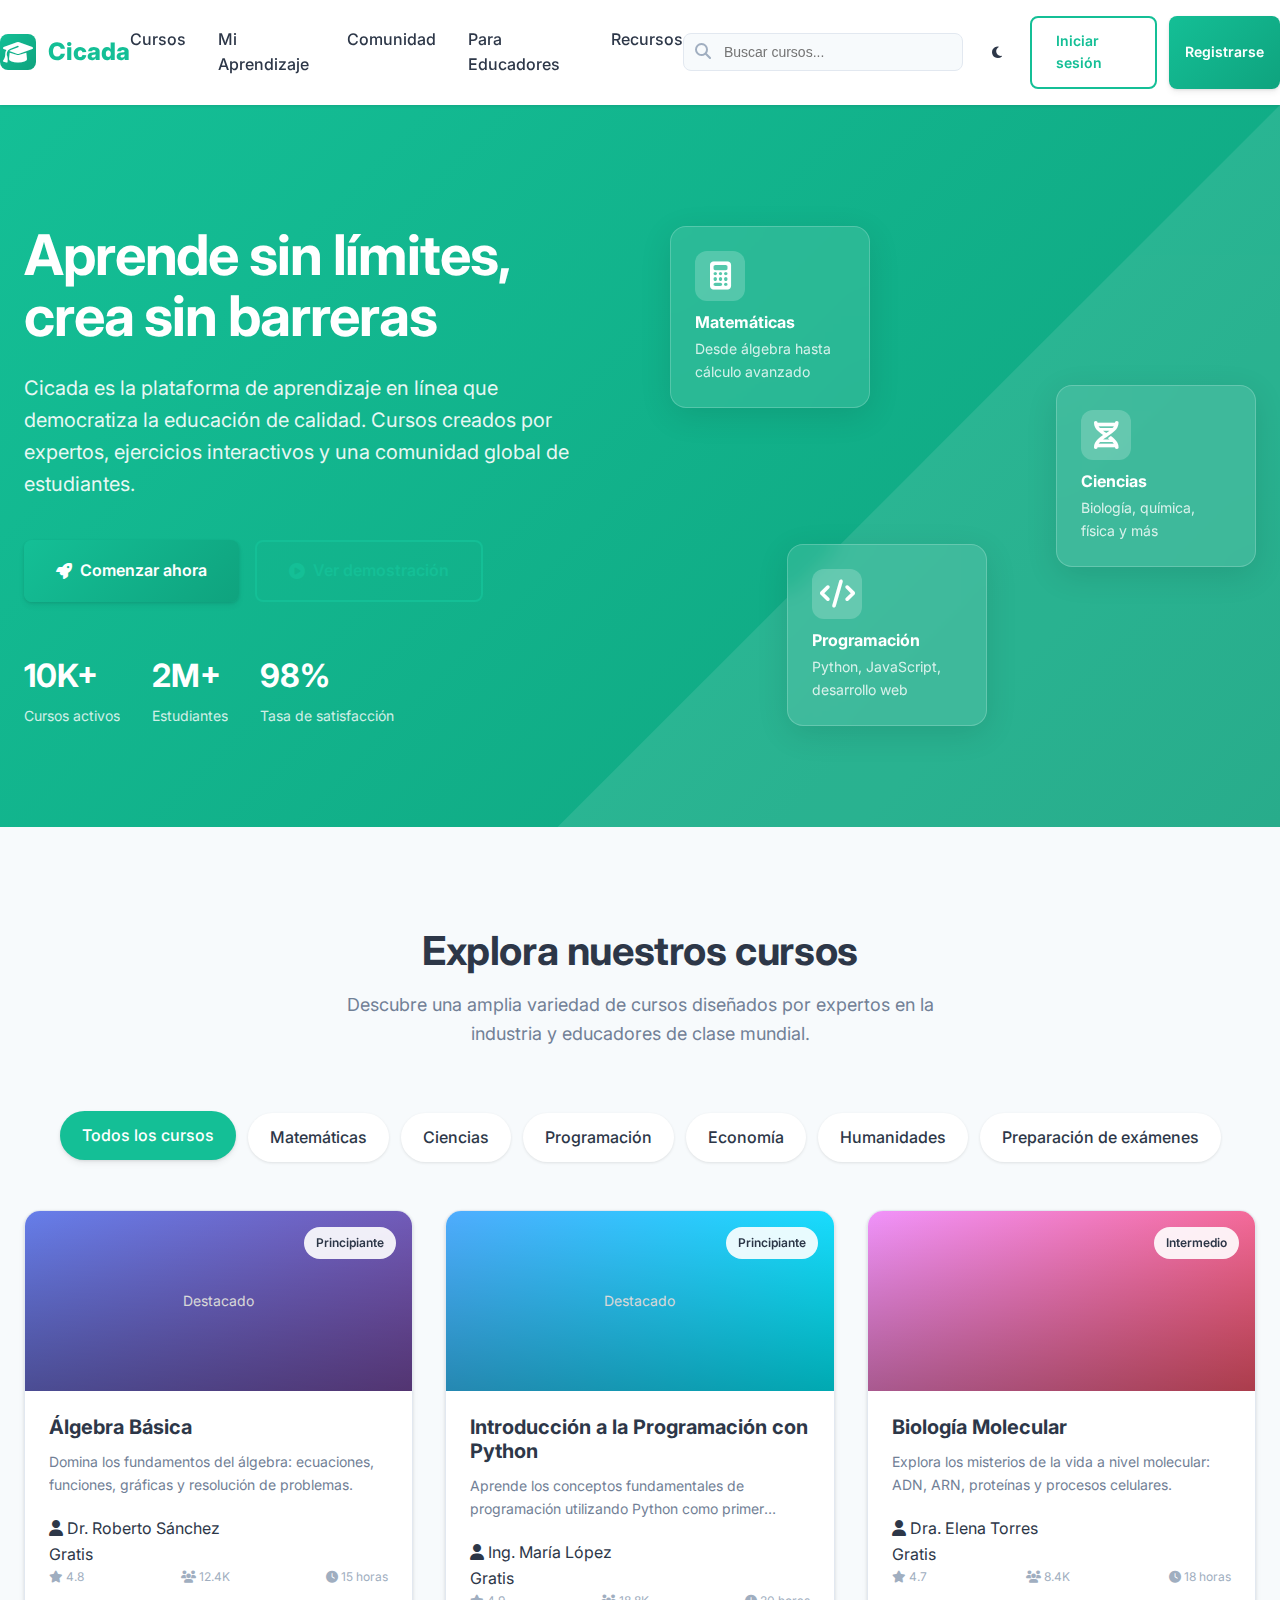
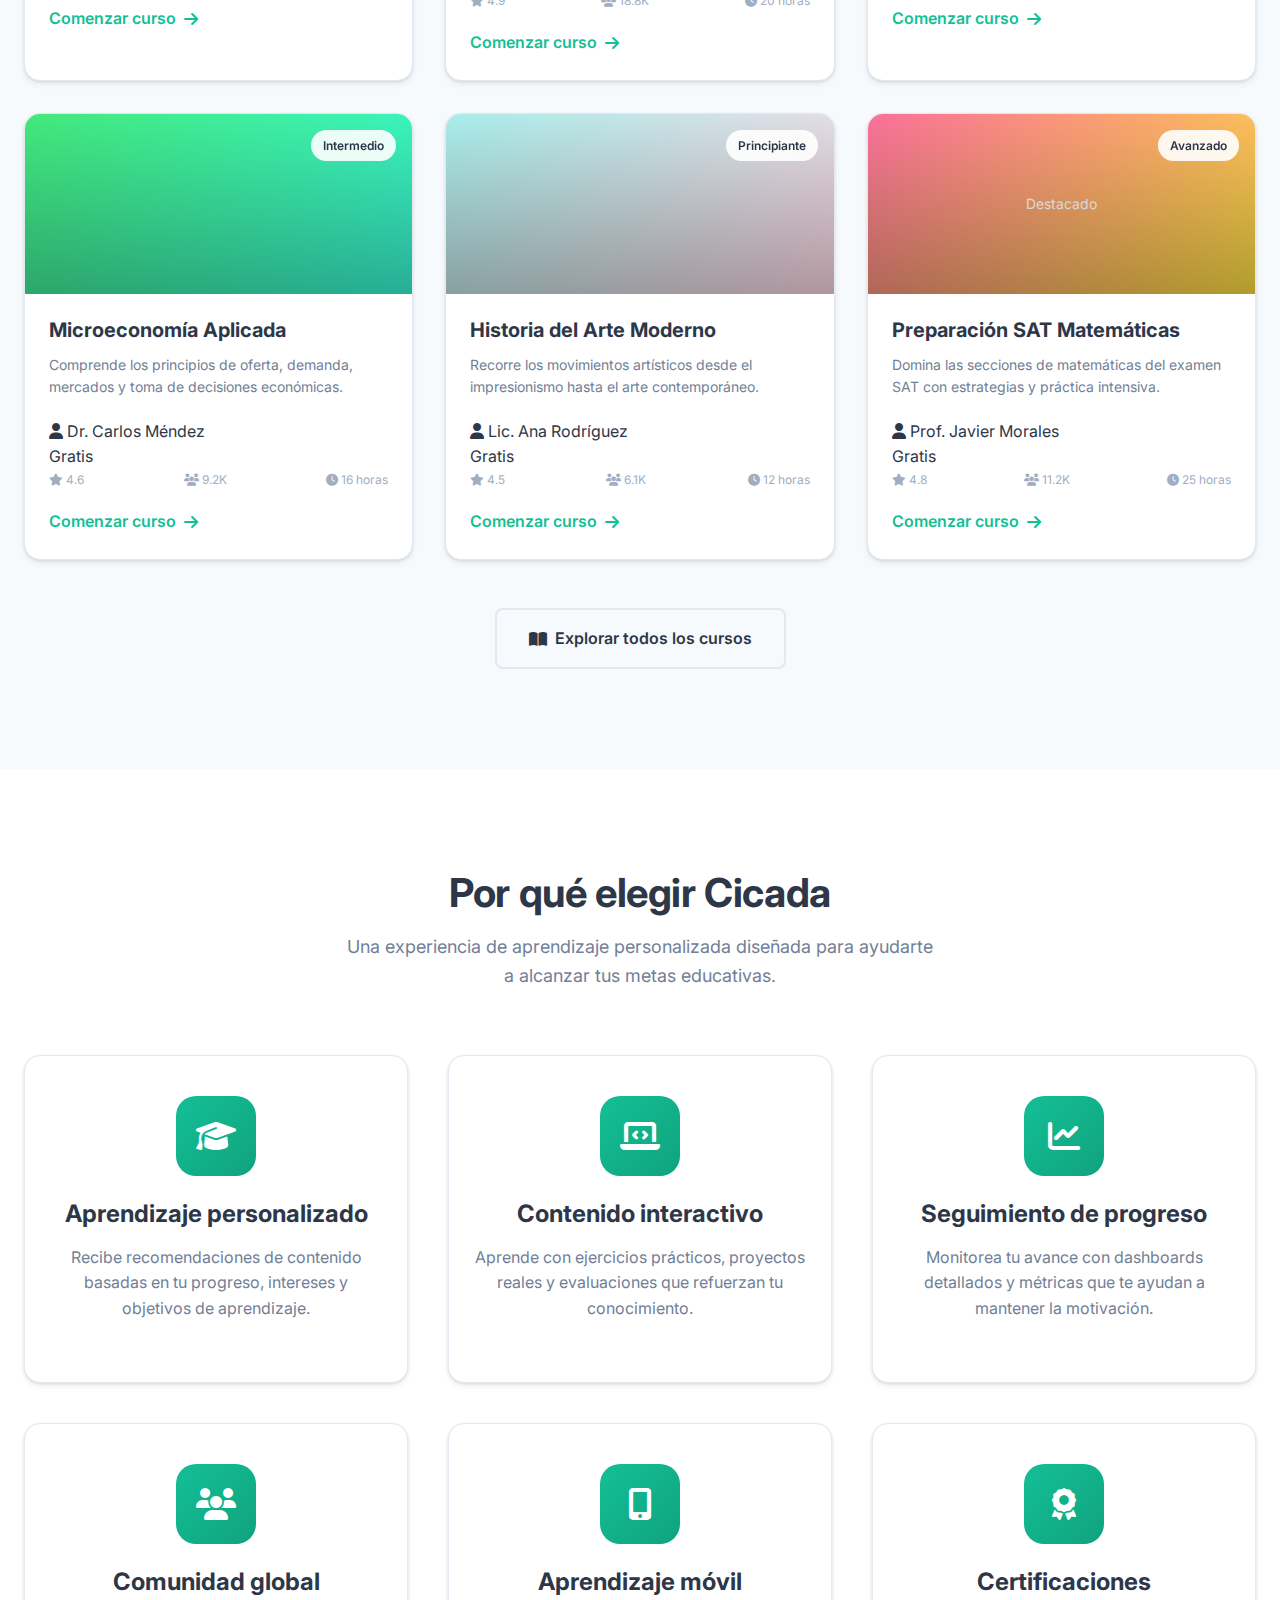
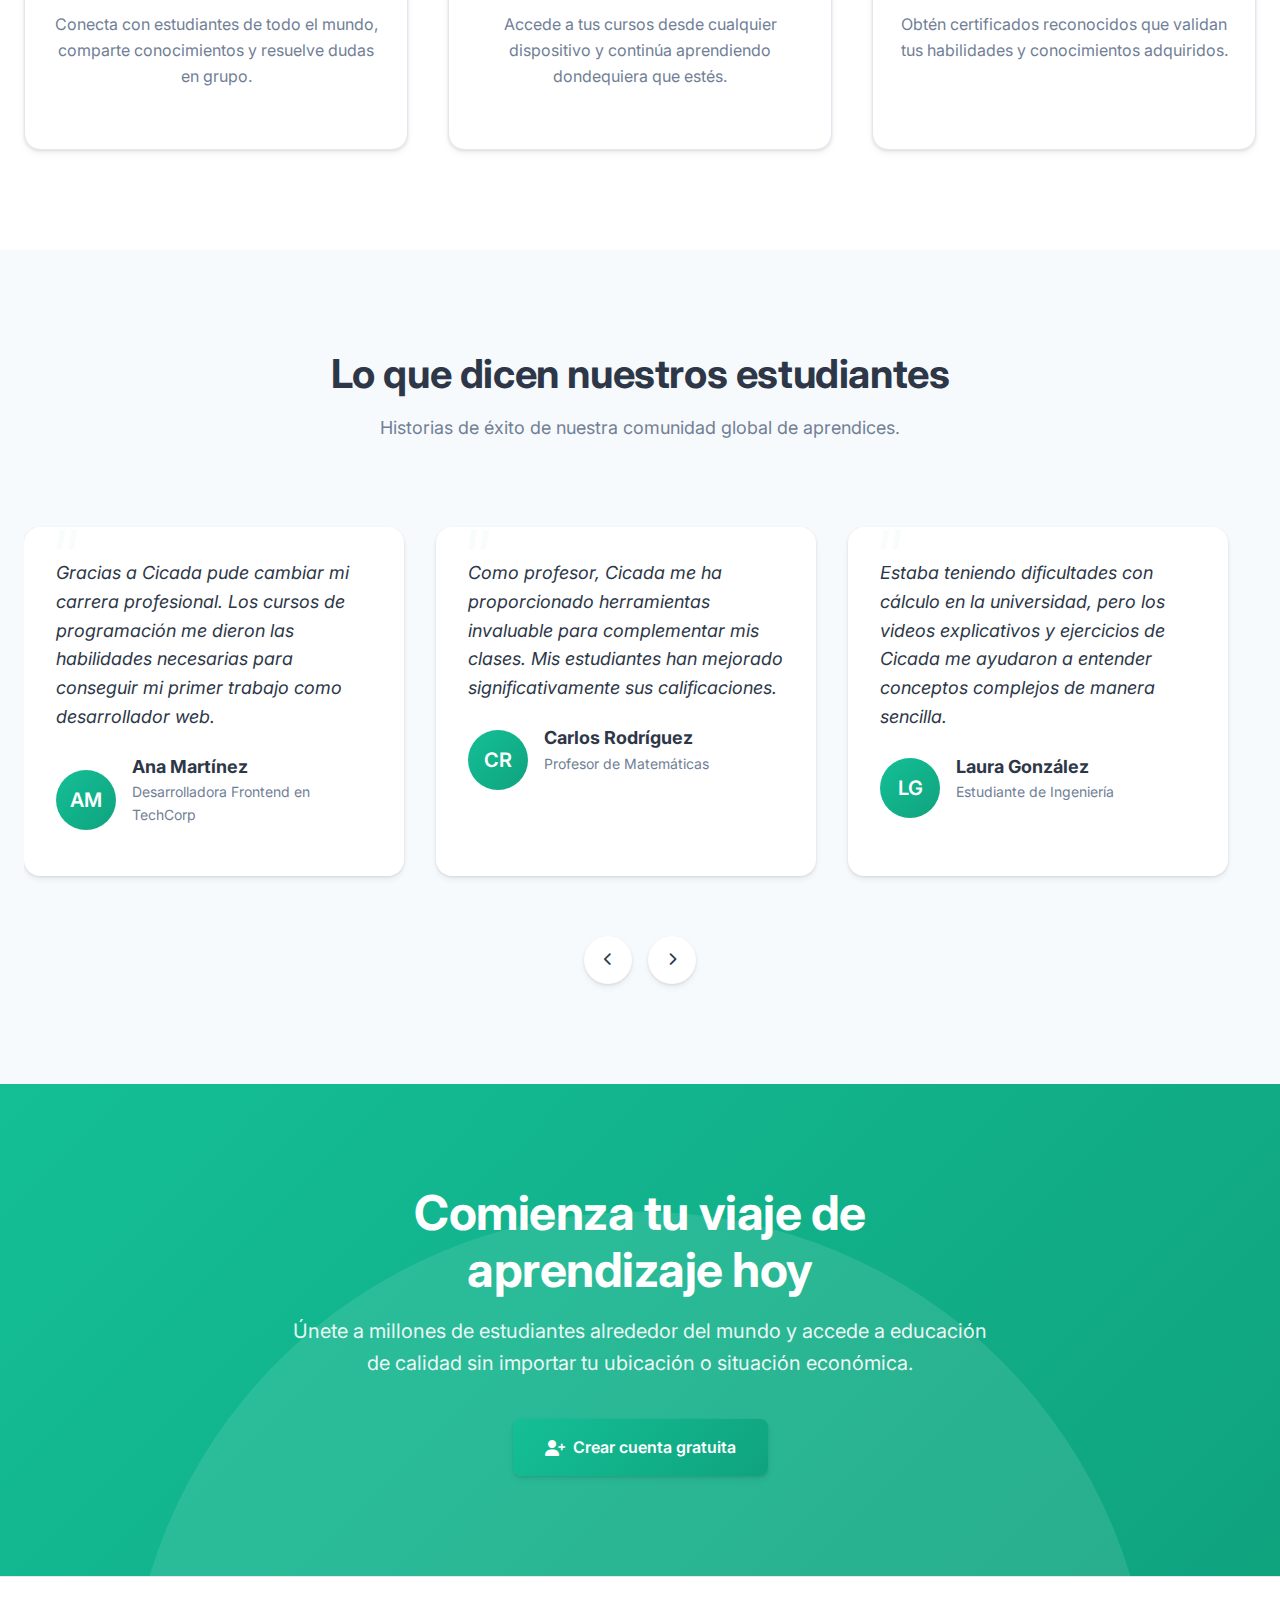
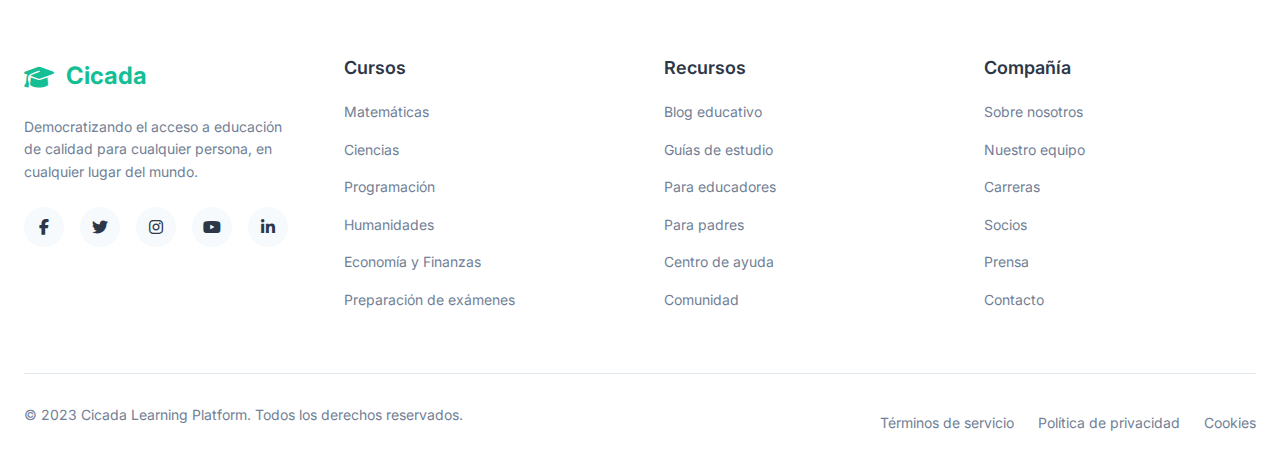
<file: uvaldo/index.html>
<!DOCTYPE html>
<html lang="es">
<head>
    <meta charset="UTF-8">
    <meta name="viewport" content="width=device-width, initial-scale=1.0">
    <title>Cicada - Plataforma de Aprendizaje en Línea</title>
    <link rel="stylesheet" href="https://cdnjs.cloudflare.com/ajax/libs/font-awesome/6.4.0/css/all.min.css">
    <link href="https://fonts.googleapis.com/css2?family=Inter:wght@300;400;500;600;700;800&display=swap" rel="stylesheet">
    <style>
        :root {
            --primary-color: #14BF96;
            --primary-dark: #0fa37e;
            --primary-darker: #0a8c6a;
            --primary-light: #e9f9f5;
            --primary-gradient: linear-gradient(135deg, var(--primary-color) 0%, var(--primary-dark) 100%);
            --secondary-color: #6c63ff;
            --accent-color: #FF6B6B;
            --warning-color: #FFA726;
            --success-color: #4CAF50;
            --text-color: #2D3748;
            --text-light: #718096;
            --text-lighter: #A0AEC0;
            --bg-color: #F7FAFC;
            --bg-white: #FFFFFF;
            --bg-card: #FFFFFF;
            --border-color: #E2E8F0;
            --shadow-sm: 0 1px 3px rgba(0,0,0,0.1);
            --shadow: 0 4px 6px rgba(0,0,0,0.05), 0 1px 3px rgba(0,0,0,0.1);
            --shadow-lg: 0 10px 15px -3px rgba(0,0,0,0.1), 0 4px 6px -2px rgba(0,0,0,0.05);
            --shadow-xl: 0 20px 25px -5px rgba(0,0,0,0.1), 0 10px 10px -5px rgba(0,0,0,0.04);
            --radius: 8px;
            --radius-lg: 12px;
            --radius-xl: 16px;
            --transition: all 0.3s cubic-bezier(0.4, 0, 0.2, 1);
            --transition-slow: all 0.5s cubic-bezier(0.4, 0, 0.2, 1);
        }

        .dark-mode {
            --text-color: #F7FAFC;
            --text-light: #CBD5E0;
            --text-lighter: #A0AEC0;
            --bg-color: #1A202C;
            --bg-white: #2D3748;
            --bg-card: #2D3748;
            --border-color: #4A5568;
        }

        * {
            margin: 0;
            padding: 0;
            box-sizing: border-box;
        }

        html {
            scroll-behavior: smooth;
            font-size: 16px;
        }

        body {
            font-family: 'Inter', sans-serif;
            background-color: var(--bg-color);
            color: var(--text-color);
            line-height: 1.6;
            overflow-x: hidden;
            transition: var(--transition-slow);
        }

        .container {
            width: 100%;
            max-width: 1280px;
            margin: 0 auto;
            padding: 0 24px;
        }

        /* Typography */
        h1, h2, h3, h4, h5, h6 {
            font-weight: 700;
            line-height: 1.2;
            margin-bottom: 0.75em;
        }

        h1 {
            font-size: 3.5rem;
            letter-spacing: -0.02em;
        }

        h2 {
            font-size: 2.5rem;
            letter-spacing: -0.01em;
        }

        h3 {
            font-size: 1.875rem;
        }

        h4 {
            font-size: 1.5rem;
        }

        p {
            margin-bottom: 1.25em;
            font-weight: 400;
        }

        a {
            text-decoration: none;
            color: inherit;
            transition: var(--transition);
        }

        /* Buttons */
        .btn {
            display: inline-flex;
            align-items: center;
            justify-content: center;
            padding: 12px 24px;
            border-radius: var(--radius);
            font-weight: 600;
            cursor: pointer;
            transition: var(--transition);
            border: none;
            font-size: 0.875rem;
            gap: 8px;
            position: relative;
            overflow: hidden;
        }

        .btn::before {
            content: '';
            position: absolute;
            top: 0;
            left: -100%;
            width: 100%;
            height: 100%;
            background: linear-gradient(90deg, transparent, rgba(255,255,255,0.2), transparent);
            transition: left 0.5s;
        }

        .btn:hover::before {
            left: 100%;
        }

        .btn-primary {
            background: var(--primary-gradient);
            color: white;
            box-shadow: var(--shadow);
        }

        .btn-primary:hover {
            transform: translateY(-2px);
            box-shadow: var(--shadow-lg);
        }

        .btn-secondary {
            background-color: transparent;
            color: var(--primary-color);
            border: 2px solid var(--primary-color);
        }

        .btn-secondary:hover {
            background-color: rgba(20, 191, 150, 0.1);
            transform: translateY(-2px);
            box-shadow: var(--shadow);
        }

        .btn-outline {
            background-color: transparent;
            color: var(--text-color);
            border: 2px solid var(--border-color);
        }

        .btn-outline:hover {
            background-color: var(--bg-white);
            border-color: var(--primary-color);
            color: var(--primary-color);
            transform: translateY(-2px);
        }

        .btn-large {
            padding: 16px 32px;
            font-size: 1rem;
        }

        .btn-icon {
            padding: 10px;
            border-radius: 50%;
            width: 40px;
            height: 40px;
        }

        /* Header */
        .header {
            background-color: var(--bg-white);
            box-shadow: var(--shadow-sm);
            position: sticky;
            top: 0;
            z-index: 1000;
            backdrop-filter: blur(10px);
            background-color: rgba(255, 255, 255, 0.95);
        }

        .dark-mode .header {
            background-color: rgba(45, 55, 72, 0.95);
        }

        .header-container {
            display: flex;
            justify-content: space-between;
            align-items: center;
            padding: 16px 0;
        }

        .logo {
            display: flex;
            align-items: center;
            gap: 12px;
            font-size: 1.5rem;
            font-weight: 800;
            color: var(--primary-color);
        }

        .logo-icon {
            width: 36px;
            height: 36px;
            background: var(--primary-gradient);
            border-radius: 8px;
            display: flex;
            align-items: center;
            justify-content: center;
            color: white;
        }

        .nav-links {
            display: flex;
            list-style: none;
            gap: 32px;
        }

        .nav-link {
            color: var(--text-color);
            font-weight: 500;
            position: relative;
            padding: 8px 0;
        }

        .nav-link:hover {
            color: var(--primary-color);
        }

        .nav-link::after {
            content: '';
            position: absolute;
            bottom: 0;
            left: 0;
            width: 0;
            height: 2px;
            background-color: var(--primary-color);
            transition: var(--transition);
        }

        .nav-link:hover::after {
            width: 100%;
        }

        .header-actions {
            display: flex;
            align-items: center;
            gap: 16px;
        }

        .search-box {
            position: relative;
        }

        .search-input {
            padding: 10px 16px 10px 40px;
            border: 1px solid var(--border-color);
            border-radius: var(--radius);
            width: 280px;
            font-size: 0.875rem;
            transition: var(--transition);
            background-color: var(--bg-color);
            color: var(--text-color);
        }

        .search-input:focus {
            outline: none;
            border-color: var(--primary-color);
            box-shadow: 0 0 0 3px rgba(20, 191, 150, 0.1);
            width: 320px;
        }

        .search-icon {
            position: absolute;
            left: 12px;
            top: 50%;
            transform: translateY(-50%);
            color: var(--text-lighter);
        }

        .theme-toggle {
            background: none;
            border: none;
            color: var(--text-color);
            cursor: pointer;
            width: 40px;
            height: 40px;
            border-radius: 50%;
            display: flex;
            align-items: center;
            justify-content: center;
            transition: var(--transition);
        }

        .theme-toggle:hover {
            background-color: var(--bg-color);
        }

        .auth-buttons {
            display: flex;
            gap: 12px;
        }

        .user-menu {
            display: flex;
            align-items: center;
            gap: 12px;
            cursor: pointer;
            position: relative;
        }

        .user-avatar {
            width: 40px;
            height: 40px;
            border-radius: 50%;
            background: var(--primary-gradient);
            display: flex;
            align-items: center;
            justify-content: center;
            color: white;
            font-weight: 600;
        }

        .user-dropdown {
            position: absolute;
            top: 100%;
            right: 0;
            background-color: var(--bg-white);
            border-radius: var(--radius);
            box-shadow: var(--shadow-xl);
            padding: 8px;
            min-width: 200px;
            opacity: 0;
            visibility: hidden;
            transform: translateY(-10px);
            transition: var(--transition);
            z-index: 100;
        }

        .user-menu:hover .user-dropdown {
            opacity: 1;
            visibility: visible;
            transform: translateY(0);
        }

        .user-dropdown-item {
            display: flex;
            align-items: center;
            gap: 12px;
            padding: 12px;
            border-radius: var(--radius);
            transition: var(--transition);
        }

        .user-dropdown-item:hover {
            background-color: var(--bg-color);
        }

        .mobile-menu-toggle {
            display: none;
            flex-direction: column;
            background: none;
            border: none;
            cursor: pointer;
            width: 24px;
            height: 18px;
            justify-content: space-between;
        }

        .mobile-menu-toggle span {
            display: block;
            height: 2px;
            width: 100%;
            background-color: var(--text-color);
            transition: var(--transition);
            transform-origin: center;
        }

        .mobile-menu {
            display: none;
            background-color: var(--bg-white);
            padding: 24px;
            box-shadow: var(--shadow-lg);
            position: absolute;
            top: 100%;
            left: 0;
            right: 0;
            z-index: 99;
        }

        .mobile-nav-links {
            list-style: none;
            display: flex;
            flex-direction: column;
            gap: 16px;
        }

        .mobile-nav-link {
            padding: 12px 0;
            font-weight: 500;
            border-bottom: 1px solid var(--border-color);
            display: flex;
            align-items: center;
            justify-content: space-between;
        }

        .mobile-nav-link:hover {
            color: var(--primary-color);
        }

        /* Hero Section */
        .hero {
            background: var(--primary-gradient);
            color: white;
            padding: 120px 0 100px;
            position: relative;
            overflow: hidden;
        }

        .hero::before {
            content: '';
            position: absolute;
            top: 0;
            left: 0;
            right: 0;
            bottom: 0;
            background: url('data:image/svg+xml,<svg xmlns="http://www.w3.org/2000/svg" viewBox="0 0 1000 1000" opacity="0.1"><polygon fill="white" points="0,1000 1000,0 1000,1000"/></svg>');
            background-size: cover;
        }

        .hero-container {
            display: flex;
            align-items: center;
            justify-content: space-between;
            gap: 60px;
            position: relative;
            z-index: 1;
        }

        .hero-content {
            flex: 1;
            max-width: 600px;
        }

        .hero-title {
            font-size: 3.5rem;
            margin-bottom: 24px;
            line-height: 1.1;
        }

        .hero-description {
            font-size: 1.25rem;
            margin-bottom: 40px;
            opacity: 0.9;
            font-weight: 400;
        }

        .hero-buttons {
            display: flex;
            gap: 16px;
            flex-wrap: wrap;
        }

        .hero-stats {
            display: flex;
            gap: 32px;
            margin-top: 48px;
        }

        .hero-stat {
            display: flex;
            flex-direction: column;
        }

        .hero-stat-number {
            font-size: 2rem;
            font-weight: 700;
            margin-bottom: 4px;
        }

        .hero-stat-label {
            font-size: 0.875rem;
            opacity: 0.8;
        }

        .hero-visual {
            flex: 1;
            position: relative;
            height: 500px;
        }

        .floating-card {
            position: absolute;
            background-color: rgba(255, 255, 255, 0.1);
            backdrop-filter: blur(10px);
            border-radius: var(--radius-xl);
            padding: 24px;
            width: 200px;
            box-shadow: 0 8px 32px rgba(0, 0, 0, 0.1);
            border: 1px solid rgba(255, 255, 255, 0.2);
            animation: float 6s ease-in-out infinite;
            transition: var(--transition);
        }

        .floating-card:hover {
            transform: translateY(-5px) scale(1.05);
            box-shadow: 0 12px 40px rgba(0, 0, 0, 0.15);
        }

        .floating-card h3 {
            font-size: 1rem;
            margin: 12px 0 6px;
        }

        .floating-card p {
            font-size: 0.875rem;
            opacity: 0.8;
            margin: 0;
        }

        .card-icon {
            font-size: 28px;
            width: 50px;
            height: 50px;
            border-radius: 12px;
            background: rgba(255, 255, 255, 0.2);
            display: flex;
            align-items: center;
            justify-content: center;
        }

        .card-1 {
            top: 0;
            left: 0;
            animation-delay: 0s;
        }

        .card-2 {
            top: 50%;
            right: 0;
            transform: translateY(-50%);
            animation-delay: 2s;
        }

        .card-3 {
            bottom: 0;
            left: 20%;
            animation-delay: 4s;
        }

        @keyframes float {
            0%, 100% {
                transform: translateY(0);
            }
            50% {
                transform: translateY(-10px);
            }
        }

        /* Sections */
        section {
            padding: 100px 0;
        }

        .section-header {
            text-align: center;
            margin-bottom: 64px;
        }

        .section-title {
            font-size: 2.5rem;
            color: var(--text-color);
            margin-bottom: 16px;
        }

        .section-description {
            font-size: 1.125rem;
            color: var(--text-light);
            max-width: 600px;
            margin: 0 auto;
        }

        /* Courses */
        .courses {
            background-color: var(--bg-color);
        }

        .course-categories {
            display: flex;
            flex-wrap: wrap;
            justify-content: center;
            gap: 12px;
            margin-bottom: 48px;
        }

        .category {
            background-color: var(--bg-white);
            padding: 10px 20px;
            border-radius: 30px;
            font-weight: 500;
            cursor: pointer;
            transition: var(--transition);
            border: 2px solid transparent;
            box-shadow: var(--shadow-sm);
        }

        .category:hover, .category.active {
            background-color: var(--primary-color);
            color: white;
            transform: translateY(-2px);
            box-shadow: var(--shadow);
        }

        .course-grid {
            display: grid;
            grid-template-columns: repeat(auto-fill, minmax(320px, 1fr));
            gap: 32px;
            margin-bottom: 48px;
        }

        .course-card {
            background-color: var(--bg-card);
            border-radius: var(--radius-xl);
            overflow: hidden;
            box-shadow: var(--shadow);
            transition: var(--transition);
            border: 1px solid var(--border-color);
            position: relative;
        }

        .course-card:hover {
            transform: translateY(-8px);
            box-shadow: var(--shadow-xl);
        }

        .course-image {
            height: 180px;
            position: relative;
            display: flex;
            align-items: center;
            justify-content: center;
            color: white;
            font-size: 0.875rem;
            overflow: hidden;
        }

        .course-image::after {
            content: '';
            position: absolute;
            top: 0;
            left: 0;
            right: 0;
            bottom: 0;
            background: linear-gradient(to bottom, transparent 0%, rgba(0,0,0,0.3) 100%);
        }

        .math-bg {
            background: linear-gradient(135deg, #667eea 0%, #764ba2 100%);
        }

        .science-bg {
            background: linear-gradient(135deg, #f093fb 0%, #f5576c 100%);
        }

        .programming-bg {
            background: linear-gradient(135deg, #4facfe 0%, #00f2fe 100%);
        }

        .economics-bg {
            background: linear-gradient(135deg, #43e97b 0%, #38f9d7 100%);
        }

        .test-prep-bg {
            background: linear-gradient(135deg, #fa709a 0%, #fee140 100%);
        }

        .humanities-bg {
            background: linear-gradient(135deg, #a8edea 0%, #fed6e3 100%);
        }

        .course-level {
            position: absolute;
            top: 16px;
            right: 16px;
            background-color: rgba(255, 255, 255, 0.9);
            backdrop-filter: blur(5px);
            padding: 6px 12px;
            border-radius: 20px;
            font-size: 0.75rem;
            font-weight: 600;
            z-index: 2;
            color: var(--text-color);
        }

        .course-content {
            padding: 24px;
        }

        .course-title {
            font-size: 1.25rem;
            margin-bottom: 12px;
            color: var(--text-color);
        }

        .course-description {
            font-size: 0.875rem;
            color: var(--text-light);
            margin-bottom: 20px;
            display: -webkit-box;
            -webkit-line-clamp: 2;
            -webkit-box-orient: vertical;
            overflow: hidden;
        }

        .course-stats {
            display: flex;
            justify-content: space-between;
            font-size: 0.75rem;
            color: var(--text-lighter);
            margin-bottom: 20px;
        }

        .course-link {
            color: var(--primary-color);
            font-weight: 600;
            display: flex;
            align-items: center;
            gap: 8px;
            transition: var(--transition);
        }

        .course-link:hover {
            gap: 12px;
        }

        .courses-cta {
            text-align: center;
        }

        /* Features */
        .features {
            background-color: var(--bg-white);
        }

        .features-grid {
            display: grid;
            grid-template-columns: repeat(auto-fit, minmax(300px, 1fr));
            gap: 40px;
        }

        .feature {
            text-align: center;
            padding: 40px 24px;
            background-color: var(--bg-card);
            border-radius: var(--radius-xl);
            box-shadow: var(--shadow);
            transition: var(--transition);
            border: 1px solid var(--border-color);
        }

        .feature:hover {
            transform: translateY(-5px);
            box-shadow: var(--shadow-lg);
        }

        .feature-icon {
            width: 80px;
            height: 80px;
            background: var(--primary-gradient);
            border-radius: 20px;
            display: flex;
            align-items: center;
            justify-content: center;
            margin: 0 auto 24px;
            color: white;
            font-size: 32px;
            transition: var(--transition);
        }

        .feature:hover .feature-icon {
            transform: scale(1.1) rotate(5deg);
        }

        .feature-title {
            font-size: 1.5rem;
            margin-bottom: 16px;
            color: var(--text-color);
        }

        .feature-description {
            color: var(--text-light);
        }

        /* Testimonials */
        .testimonials {
            background-color: var(--bg-color);
        }

        .testimonial-slider {
            display: flex;
            gap: 32px;
            overflow-x: auto;
            padding: 20px 0;
            scrollbar-width: none;
            scroll-behavior: smooth;
        }

        .testimonial-slider::-webkit-scrollbar {
            display: none;
        }

        .testimonial {
            min-width: 380px;
            background-color: var(--bg-card);
            border-radius: var(--radius-xl);
            box-shadow: var(--shadow);
            overflow: hidden;
            transition: var(--transition);
        }

        .testimonial:hover {
            transform: translateY(-5px);
            box-shadow: var(--shadow-lg);
        }

        .testimonial-content {
            padding: 32px;
        }

        .testimonial-text {
            font-style: italic;
            margin-bottom: 24px;
            color: var(--text-color);
            position: relative;
            font-size: 1.125rem;
            line-height: 1.6;
        }

        .testimonial-text::before {
            content: '"';
            font-size: 80px;
            color: var(--primary-light);
            position: absolute;
            top: -40px;
            left: -10px;
            opacity: 0.3;
            line-height: 1;
        }

        .testimonial-author {
            display: flex;
            align-items: center;
        }

        .author-avatar {
            width: 60px;
            height: 60px;
            border-radius: 50%;
            background: var(--primary-gradient);
            margin-right: 16px;
            display: flex;
            align-items: center;
            justify-content: center;
            color: white;
            font-weight: 600;
            font-size: 1.25rem;
        }

        .author-info {
            flex: 1;
        }

        .author-name {
            font-size: 1.125rem;
            margin-bottom: 4px;
        }

        .author-role {
            font-size: 0.875rem;
            color: var(--text-light);
        }

        .testimonial-controls {
            display: flex;
            justify-content: center;
            gap: 16px;
            margin-top: 40px;
        }

        .testimonial-btn {
            background: none;
            border: none;
            width: 48px;
            height: 48px;
            border-radius: 50%;
            background-color: var(--bg-white);
            color: var(--text-color);
            display: flex;
            align-items: center;
            justify-content: center;
            cursor: pointer;
            transition: var(--transition);
            box-shadow: var(--shadow);
        }

        .testimonial-btn:hover {
            background-color: var(--primary-color);
            color: white;
            transform: translateY(-2px);
        }

        /* CTA Section */
        .cta-section {
            background: var(--primary-gradient);
            color: white;
            text-align: center;
            padding: 100px 0;
            position: relative;
            overflow: hidden;
        }

        .cta-section::before {
            content: '';
            position: absolute;
            top: 0;
            left: 0;
            right: 0;
            bottom: 0;
            background: url('data:image/svg+xml,<svg xmlns="http://www.w3.org/2000/svg" viewBox="0 0 1000 1000" opacity="0.1"><circle fill="white" cx="500" cy="500" r="400"/></svg>');
            background-size: cover;
        }

        .cta-content {
            position: relative;
            z-index: 1;
            max-width: 700px;
            margin: 0 auto;
        }

        .cta-title {
            font-size: 3rem;
            margin-bottom: 16px;
        }

        .cta-description {
            font-size: 1.25rem;
            margin-bottom: 40px;
            opacity: 0.9;
        }

        /* Footer */
        .footer {
            background-color: var(--bg-white);
            color: var(--text-color);
            padding: 80px 0 30px;
            border-top: 1px solid var(--border-color);
        }

        .footer-content {
            display: grid;
            grid-template-columns: repeat(auto-fit, minmax(200px, 1fr));
            gap: 48px;
            margin-bottom: 48px;
        }

        .footer-logo {
            display: flex;
            align-items: center;
            gap: 12px;
            font-size: 1.5rem;
            font-weight: 700;
            margin-bottom: 20px;
            color: var(--primary-color);
        }

        .footer-description {
            color: var(--text-light);
            margin-bottom: 24px;
            font-size: 0.875rem;
            max-width: 300px;
        }

        .social-links {
            display: flex;
            gap: 16px;
        }

        .social-link {
            width: 40px;
            height: 40px;
            border-radius: 50%;
            background-color: var(--bg-color);
            display: flex;
            align-items: center;
            justify-content: center;
            color: var(--text-color);
            transition: var(--transition);
        }

        .social-link:hover {
            background-color: var(--primary-color);
            color: white;
            transform: translateY(-3px);
        }

        .footer-title {
            font-size: 1.125rem;
            margin-bottom: 20px;
            color: var(--text-color);
            font-weight: 600;
        }

        .footer-links {
            list-style: none;
        }

        .footer-links li {
            margin-bottom: 12px;
        }

        .footer-link {
            color: var(--text-light);
            font-size: 0.875rem;
            transition: var(--transition);
        }

        .footer-link:hover {
            color: var(--primary-color);
            padding-left: 5px;
        }

        .footer-bottom {
            display: flex;
            justify-content: space-between;
            align-items: center;
            padding-top: 30px;
            border-top: 1px solid var(--border-color);
            color: var(--text-light);
            font-size: 0.875rem;
        }

        .footer-legal {
            display: flex;
            gap: 24px;
        }

        .legal-link {
            color: var(--text-light);
            transition: var(--transition);
        }

        .legal-link:hover {
            color: var(--primary-color);
        }

        /* Loading Animation */
        .loading {
            display: inline-block;
            width: 20px;
            height: 20px;
            border: 3px solid rgba(255,255,255,.3);
            border-radius: 50%;
            border-top-color: #fff;
            animation: spin 1s ease-in-out infinite;
        }

        @keyframes spin {
            to { transform: rotate(360deg); }
        }

        /* Toast Notifications */
        .toast-container {
            position: fixed;
            top: 100px;
            right: 24px;
            z-index: 10000;
            display: flex;
            flex-direction: column;
            gap: 12px;
        }

        .toast {
            background-color: var(--bg-white);
            border-radius: var(--radius);
            padding: 16px;
            box-shadow: var(--shadow-lg);
            border-left: 4px solid var(--primary-color);
            display: flex;
            align-items: center;
            gap: 12px;
            min-width: 300px;
            transform: translateX(400px);
            transition: transform 0.3s ease;
        }

        .toast.show {
            transform: translateX(0);
        }

        .toast-icon {
            width: 24px;
            height: 24px;
            border-radius: 50%;
            background-color: var(--primary-color);
            color: white;
            display: flex;
            align-items: center;
            justify-content: center;
            font-size: 12px;
        }

        .toast-message {
            flex: 1;
            font-size: 0.875rem;
        }

        .toast-close {
            background: none;
            border: none;
            color: var(--text-lighter);
            cursor: pointer;
            font-size: 16px;
        }

        /* Dashboard Styles */
        .dashboard {
            display: none;
            padding: 40px 0;
        }

        .dashboard.active-page {
            display: block;
        }

        .dashboard-header {
            margin-bottom: 40px;
        }

        .dashboard-title {
            font-size: 2.5rem;
            margin-bottom: 8px;
        }

        .dashboard-subtitle {
            color: var(--text-light);
            font-size: 1.125rem;
        }

        .dashboard-grid {
            display: grid;
            grid-template-columns: repeat(auto-fit, minmax(300px, 1fr));
            gap: 24px;
            margin-bottom: 40px;
        }

        .stat-card {
            background: var(--bg-card);
            border-radius: var(--radius-xl);
            padding: 24px;
            box-shadow: var(--shadow);
            border: 1px solid var(--border-color);
        }

        .stat-card-header {
            display: flex;
            align-items: center;
            justify-content: between;
            margin-bottom: 16px;
        }

        .stat-card-title {
            font-size: 1rem;
            color: var(--text-light);
            font-weight: 500;
        }

        .stat-card-icon {
            width: 40px;
            height: 40px;
            border-radius: 10px;
            background: var(--primary-gradient);
            display: flex;
            align-items: center;
            justify-content: center;
            color: white;
        }

        .stat-card-value {
            font-size: 2rem;
            font-weight: 700;
            margin-bottom: 8px;
        }

        .stat-card-change {
            font-size: 0.875rem;
            color: var(--success-color);
            display: flex;
            align-items: center;
            gap: 4px;
        }

        .progress-section {
            background: var(--bg-card);
            border-radius: var(--radius-xl);
            padding: 32px;
            box-shadow: var(--shadow);
            border: 1px solid var(--border-color);
            margin-bottom: 40px;
        }

        .progress-header {
            display: flex;
            justify-content: space-between;
            align-items: center;
            margin-bottom: 24px;
        }

        .progress-title {
            font-size: 1.5rem;
            font-weight: 600;
        }

        .progress-grid {
            display: grid;
            grid-template-columns: repeat(auto-fit, minmax(300px, 1fr));
            gap: 24px;
        }

        .progress-item {
            display: flex;
            align-items: center;
            gap: 16px;
            padding: 16px;
            border-radius: var(--radius);
            background: var(--bg-color);
            transition: var(--transition);
        }

        .progress-item:hover {
            transform: translateY(-2px);
            box-shadow: var(--shadow);
        }

        .progress-item-icon {
            width: 50px;
            height: 50px;
            border-radius: 12px;
            background: var(--primary-light);
            display: flex;
            align-items: center;
            justify-content: center;
            color: var(--primary-color);
            font-size: 1.25rem;
        }

        .progress-item-content {
            flex: 1;
        }

        .progress-item-title {
            font-weight: 600;
            margin-bottom: 4px;
        }

        .progress-item-subtitle {
            font-size: 0.875rem;
            color: var(--text-light);
            margin-bottom: 8px;
        }

        .progress-bar {
            height: 6px;
            background: var(--border-color);
            border-radius: 3px;
            overflow: hidden;
        }

        .progress-fill {
            height: 100%;
            background: var(--primary-gradient);
            border-radius: 3px;
            transition: width 0.5s ease;
        }

        .progress-percent {
            font-size: 0.875rem;
            font-weight: 600;
            color: var(--primary-color);
        }

        /* Course Player Styles */
        .course-player {
            display: none;
            padding: 0;
        }

        .course-player.active-page {
            display: block;
        }

        .player-header {
            background: var(--bg-white);
            padding: 24px 0;
            border-bottom: 1px solid var(--border-color);
            position: sticky;
            top: 80px;
            z-index: 99;
        }

        .player-container {
            display: flex;
            height: calc(100vh - 80px);
        }

        .player-sidebar {
            width: 320px;
            background: var(--bg-white);
            border-right: 1px solid var(--border-color);
            overflow-y: auto;
            padding: 24px;
        }

        .player-main {
            flex: 1;
            display: flex;
            flex-direction: column;
        }

        .video-container {
            flex: 1;
            background: #000;
            display: flex;
            align-items: center;
            justify-content: center;
            position: relative;
        }

        .video-placeholder {
            text-align: center;
            color: white;
        }

        .video-placeholder i {
            font-size: 4rem;
            margin-bottom: 16px;
            opacity: 0.7;
        }

        .player-controls {
            background: var(--bg-white);
            padding: 24px;
            border-top: 1px solid var(--border-color);
        }

        .module-list {
            list-style: none;
        }

        .module-item {
            margin-bottom: 16px;
        }

        .module-header {
            padding: 12px 16px;
            background: var(--bg-color);
            border-radius: var(--radius);
            cursor: pointer;
            display: flex;
            justify-content: space-between;
            align-items: center;
            transition: var(--transition);
        }

        .module-header:hover {
            background: var(--primary-light);
        }

        .module-title {
            font-weight: 600;
        }

        .lesson-list {
            list-style: none;
            margin-top: 8px;
            padding-left: 16px;
            display: none;
        }

        .module-item.active .lesson-list {
            display: block;
        }

        .lesson-item {
            padding: 12px 16px;
            border-radius: var(--radius);
            cursor: pointer;
            transition: var(--transition);
            display: flex;
            align-items: center;
            gap: 12px;
        }

        .lesson-item:hover {
            background: var(--bg-color);
        }

        .lesson-item.active {
            background: var(--primary-light);
            color: var(--primary-color);
        }

        .lesson-icon {
            width: 24px;
            height: 24px;
            border-radius: 50%;
            background: var(--border-color);
            display: flex;
            align-items: center;
            justify-content: center;
            font-size: 12px;
        }

        .lesson-item.active .lesson-icon {
            background: var(--primary-color);
            color: white;
        }

        .lesson-item.completed .lesson-icon {
            background: var(--success-color);
            color: white;
        }

        /* Quiz Styles */
        .quiz-container {
            background: var(--bg-white);
            border-radius: var(--radius-xl);
            padding: 32px;
            box-shadow: var(--shadow);
            margin: 40px auto;
            max-width: 800px;
        }

        .quiz-header {
            text-align: center;
            margin-bottom: 32px;
        }

        .quiz-progress {
            height: 6px;
            background: var(--border-color);
            border-radius: 3px;
            margin-bottom: 16px;
            overflow: hidden;
        }

        .quiz-progress-fill {
            height: 100%;
            background: var(--primary-gradient);
            border-radius: 3px;
            transition: width 0.3s ease;
        }

        .quiz-question {
            font-size: 1.25rem;
            font-weight: 600;
            margin-bottom: 24px;
            text-align: center;
        }

        .quiz-options {
            display: grid;
            gap: 12px;
            margin-bottom: 32px;
        }

        .quiz-option {
            padding: 16px;
            border: 2px solid var(--border-color);
            border-radius: var(--radius);
            cursor: pointer;
            transition: var(--transition);
        }

        .quiz-option:hover {
            border-color: var(--primary-color);
        }

        .quiz-option.selected {
            border-color: var(--primary-color);
            background: var(--primary-light);
        }

        .quiz-navigation {
            display: flex;
            justify-content: space-between;
            align-items: center;
        }

        /* Community Styles */
        .community {
            display: none;
            padding: 40px 0;
        }

        .community.active-page {
            display: block;
        }

        .forum-container {
            background: var(--bg-white);
            border-radius: var(--radius-xl);
            padding: 32px;
            box-shadow: var(--shadow);
        }

        .forum-header {
            display: flex;
            justify-content: between;
            align-items: center;
            margin-bottom: 24px;
        }

        .forum-stats {
            display: flex;
            gap: 24px;
        }

        .forum-stat {
            text-align: center;
        }

        .forum-stat-value {
            font-size: 1.5rem;
            font-weight: 700;
            color: var(--primary-color);
        }

        .forum-stat-label {
            font-size: 0.875rem;
            color: var(--text-light);
        }

        .discussion-list {
            display: grid;
            gap: 16px;
        }

        .discussion-item {
            padding: 20px;
            border: 1px solid var(--border-color);
            border-radius: var(--radius);
            transition: var(--transition);
        }

        .discussion-item:hover {
            border-color: var(--primary-color);
            transform: translateY(-2px);
            box-shadow: var(--shadow);
        }

        .discussion-header {
            display: flex;
            justify-content: between;
            align-items: start;
            margin-bottom: 12px;
        }

        .discussion-title {
            font-weight: 600;
            margin-bottom: 8px;
        }

        .discussion-meta {
            display: flex;
            gap: 16px;
            font-size: 0.875rem;
            color: var(--text-light);
        }

        .discussion-excerpt {
            color: var(--text-light);
            margin-bottom: 12px;
        }

        .discussion-stats {
            display: flex;
            gap: 16px;
            font-size: 0.875rem;
            color: var(--text-light);
        }

        /* Responsive */
        @media (max-width: 1200px) {
            h1 {
                font-size: 3rem;
            }
            
            h2 {
                font-size: 2.25rem;
            }
            
            .hero-container {
                gap: 40px;
            }
            
            .hero-visual {
                height: 400px;
            }
        }

        @media (max-width: 1024px) {
            .hero-container {
                flex-direction: column;
                text-align: center;
            }
            
            .hero-visual {
                width: 100%;
                height: 300px;
            }
            
            .hero-title {
                font-size: 2.5rem;
            }

            .search-input:focus {
                width: 280px;
            }

            .player-container {
                flex-direction: column;
                height: auto;
            }

            .player-sidebar {
                width: 100%;
                height: 300px;
            }
        }

        @media (max-width: 768px) {
            .header-container {
                flex-wrap: wrap;
            }
            
            .nav {
                display: none;
            }
            
            .header-actions {
                margin-left: auto;
            }
            
            .mobile-menu-toggle {
                display: flex;
            }
            
            .mobile-menu.active {
                display: block;
            }
            
            .search-input {
                width: 200px;
            }
            
            .search-input:focus {
                width: 200px;
            }
            
            .auth-buttons {
                display: none;
            }
            
            .hero {
                padding: 100px 0 80px;
            }
            
            .hero-title {
                font-size: 2rem;
            }
            
            .hero-buttons {
                flex-direction: column;
                align-items: center;
            }
            
            .hero-stats {
                justify-content: center;
            }
            
            .course-categories {
                overflow-x: auto;
                justify-content: flex-start;
                padding-bottom: 10px;
            }
            
            .category {
                white-space: nowrap;
            }
            
            .footer-bottom {
                flex-direction: column;
                gap: 16px;
                text-align: center;
            }
            
            .footer-legal {
                justify-content: center;
            }

            .testimonial {
                min-width: 300px;
            }

            .dashboard-grid {
                grid-template-columns: 1fr;
            }

            .progress-grid {
                grid-template-columns: 1fr;
            }
        }

        @media (max-width: 480px) {
            .container {
                padding: 0 16px;
            }
            
            .hero-title {
                font-size: 1.75rem;
            }
            
            .section-title {
                font-size: 1.75rem;
            }
            
            .course-grid {
                grid-template-columns: 1fr;
            }
            
            .features-grid {
                grid-template-columns: 1fr;
            }
            
            .testimonial {
                min-width: 280px;
            }

            .cta-title {
                font-size: 2rem;
            }

            .search-input {
                width: 160px;
            }
            
            .search-input:focus {
                width: 160px;
            }

            .quiz-container {
                padding: 24px;
                margin: 24px auto;
            }
        }

        /* Utility Classes */
        .text-center {
            text-align: center;
        }

        .text-primary {
            color: var(--primary-color);
        }

        .mb-0 {
            margin-bottom: 0;
        }

        .mt-0 {
            margin-top: 0;
        }

        .active-page {
            display: block;
        }

        .hidden {
            display: none !important;
        }
    </style>
</head>
<body>
    <!-- Toast Container -->
    <div class="toast-container" id="toastContainer"></div>

    <!-- Header -->
    <header class="header">
        <div class="container header-container">
            <div class="logo">
                <div class="logo-icon">
                    <i class="fas fa-graduation-cap"></i>
                </div>
                <span>Cicada</span>
            </div>
            
            <nav class="nav">
                <ul class="nav-links">
                    <li><a href="#" class="nav-link" data-page="home">Cursos</a></li>
                    <li><a href="#" class="nav-link" data-page="dashboard">Mi Aprendizaje</a></li>
                    <li><a href="#" class="nav-link" data-page="community">Comunidad</a></li>
                    <li><a href="#" class="nav-link">Para Educadores</a></li>
                    <li><a href="#" class="nav-link">Recursos</a></li>
                </ul>
            </nav>
            
            <div class="header-actions">
                <div class="search-box">
                    <span class="search-icon"><i class="fas fa-search"></i></span>
                    <input type="text" placeholder="Buscar cursos..." class="search-input" id="searchInput">
                </div>
                
                <button class="theme-toggle" id="themeToggle">
                    <i class="fas fa-moon"></i>
                </button>
                
                <div class="auth-buttons" id="authButtons">
                    <a href="#" class="btn btn-secondary" id="loginBtn">Iniciar sesión</a>
                    <a href="#" class="btn btn-primary" id="registerBtn">Registrarse</a>
                </div>
                
                <div class="user-menu" id="userMenu" style="display: none;">
                    <div class="user-avatar" id="userAvatar">U</div>
                    <div class="user-dropdown">
                        <a href="#" class="user-dropdown-item" data-page="dashboard">
                            <i class="fas fa-tachometer-alt"></i>
                            <span>Mi Dashboard</span>
                        </a>
                        <a href="#" class="user-dropdown-item" data-page="profile">
                            <i class="fas fa-user"></i>
                            <span>Mi Perfil</span>
                        </a>
                        <a href="#" class="user-dropdown-item">
                            <i class="fas fa-cog"></i>
                            <span>Configuración</span>
                        </a>
                        <a href="#" class="user-dropdown-item" data-page="achievements">
                            <i class="fas fa-trophy"></i>
                            <span>Logros</span>
                        </a>
                        <div class="user-dropdown-item" id="logoutBtn">
                            <i class="fas fa-sign-out-alt"></i>
                            <span>Cerrar sesión</span>
                        </div>
                    </div>
                </div>
                
                <button class="mobile-menu-toggle" id="mobileMenuToggle">
                    <span></span>
                    <span></span>
                    <span></span>
                </button>
            </div>
        </div>
        
        <!-- Mobile Menu -->
        <div class="mobile-menu" id="mobileMenu">
            <ul class="mobile-nav-links">
                <li><a href="#" class="mobile-nav-link" data-page="home">Cursos</a></li>
                <li><a href="#" class="mobile-nav-link" data-page="dashboard">Mi Aprendizaje</a></li>
                <li><a href="#" class="mobile-nav-link" data-page="community">Comunidad</a></li>
                <li><a href="#" class="mobile-nav-link">Para Educadores</a></li>
                <li><a href="#" class="mobile-nav-link">Recursos</a></li>
                <li><a href="#" class="mobile-nav-link" id="mobileLoginBtn">Iniciar sesión</a></li>
                <li><a href="#" class="mobile-nav-link" id="mobileRegisterBtn">Registrarse</a></li>
            </ul>
        </div>
    </header>

    <!-- Home Page -->
    <main id="home" class="active-page">
        <!-- Hero Section -->
        <section class="hero">
            <div class="container hero-container">
                <div class="hero-content">
                    <h1 class="hero-title">Aprende sin límites, crea sin barreras</h1>
                    <p class="hero-description">Cicada es la plataforma de aprendizaje en línea que democratiza la educación de calidad. Cursos creados por expertos, ejercicios interactivos y una comunidad global de estudiantes.</p>
                    <div class="hero-buttons">
                        <a href="#" class="btn btn-primary btn-large" id="heroRegisterBtn">
                            <i class="fas fa-rocket"></i>
                            Comenzar ahora
                        </a>
                        <a href="#" class="btn btn-secondary btn-large">
                            <i class="fas fa-play-circle"></i>
                            Ver demostración
                        </a>
                    </div>
                    <div class="hero-stats">
                        <div class="hero-stat">
                            <div class="hero-stat-number">10K+</div>
                            <div class="hero-stat-label">Cursos activos</div>
                        </div>
                        <div class="hero-stat">
                            <div class="hero-stat-number">2M+</div>
                            <div class="hero-stat-label">Estudiantes</div>
                        </div>
                        <div class="hero-stat">
                            <div class="hero-stat-number">98%</div>
                            <div class="hero-stat-label">Tasa de satisfacción</div>
                        </div>
                    </div>
                </div>
                <div class="hero-visual">
                    <div class="floating-card card-1">
                        <div class="card-icon">
                            <i class="fas fa-calculator"></i>
                        </div>
                        <h3>Matemáticas</h3>
                        <p>Desde álgebra hasta cálculo avanzado</p>
                    </div>
                    <div class="floating-card card-2">
                        <div class="card-icon">
                            <i class="fas fa-dna"></i>
                        </div>
                        <h3>Ciencias</h3>
                        <p>Biología, química, física y más</p>
                    </div>
                    <div class="floating-card card-3">
                        <div class="card-icon">
                            <i class="fas fa-code"></i>
                        </div>
                        <h3>Programación</h3>
                        <p>Python, JavaScript, desarrollo web</p>
                    </div>
                </div>
            </div>
        </section>

        <!-- Cursos Section -->
        <section class="courses">
            <div class="container">
                <div class="section-header">
                    <h2 class="section-title">Explora nuestros cursos</h2>
                    <p class="section-description">Descubre una amplia variedad de cursos diseñados por expertos en la industria y educadores de clase mundial.</p>
                </div>
                
                <div class="course-categories">
                    <div class="category active" data-category="all">Todos los cursos</div>
                    <div class="category" data-category="math">Matemáticas</div>
                    <div class="category" data-category="science">Ciencias</div>
                    <div class="category" data-category="programming">Programación</div>
                    <div class="category" data-category="economics">Economía</div>
                    <div class="category" data-category="humanities">Humanidades</div>
                    <div class="category" data-category="test-prep">Preparación de exámenes</div>
                </div>
                
                <div class="course-grid" id="courseGrid">
                    <!-- Courses will be populated by JavaScript -->
                </div>
                
                <div class="courses-cta">
                    <a href="#" class="btn btn-outline btn-large">
                        <i class="fas fa-book-open"></i>
                        Explorar todos los cursos
                    </a>
                </div>
            </div>
        </section>

        <!-- Features Section -->
        <section class="features">
            <div class="container">
                <div class="section-header">
                    <h2 class="section-title">Por qué elegir Cicada</h2>
                    <p class="section-description">Una experiencia de aprendizaje personalizada diseñada para ayudarte a alcanzar tus metas educativas.</p>
                </div>
                
                <div class="features-grid">
                    <div class="feature">
                        <div class="feature-icon">
                            <i class="fas fa-graduation-cap"></i>
                        </div>
                        <h3 class="feature-title">Aprendizaje personalizado</h3>
                        <p class="feature-description">Recibe recomendaciones de contenido basadas en tu progreso, intereses y objetivos de aprendizaje.</p>
                    </div>
                    
                    <div class="feature">
                        <div class="feature-icon">
                            <i class="fas fa-laptop-code"></i>
                        </div>
                        <h3 class="feature-title">Contenido interactivo</h3>
                        <p class="feature-description">Aprende con ejercicios prácticos, proyectos reales y evaluaciones que refuerzan tu conocimiento.</p>
                    </div>
                    
                    <div class="feature">
                        <div class="feature-icon">
                            <i class="fas fa-chart-line"></i>
                        </div>
                        <h3 class="feature-title">Seguimiento de progreso</h3>
                        <p class="feature-description">Monitorea tu avance con dashboards detallados y métricas que te ayudan a mantener la motivación.</p>
                    </div>
                    
                    <div class="feature">
                        <div class="feature-icon">
                            <i class="fas fa-users"></i>
                        </div>
                        <h3 class="feature-title">Comunidad global</h3>
                        <p class="feature-description">Conecta con estudiantes de todo el mundo, comparte conocimientos y resuelve dudas en grupo.</p>
                    </div>
                    
                    <div class="feature">
                        <div class="feature-icon">
                            <i class="fas fa-mobile-alt"></i>
                        </div>
                        <h3 class="feature-title">Aprendizaje móvil</h3>
                        <p class="feature-description">Accede a tus cursos desde cualquier dispositivo y continúa aprendiendo dondequiera que estés.</p>
                    </div>
                    
                    <div class="feature">
                        <div class="feature-icon">
                            <i class="fas fa-award"></i>
                        </div>
                        <h3 class="feature-title">Certificaciones</h3>
                        <p class="feature-description">Obtén certificados reconocidos que validan tus habilidades y conocimientos adquiridos.</p>
                    </div>
                </div>
            </div>
        </section>

        <!-- Testimonials Section -->
        <section class="testimonials">
            <div class="container">
                <div class="section-header">
                    <h2 class="section-title">Lo que dicen nuestros estudiantes</h2>
                    <p class="section-description">Historias de éxito de nuestra comunidad global de aprendices.</p>
                </div>
                
                <div class="testimonial-slider" id="testimonialSlider">
                    <div class="testimonial">
                        <div class="testimonial-content">
                            <p class="testimonial-text">Gracias a Cicada pude cambiar mi carrera profesional. Los cursos de programación me dieron las habilidades necesarias para conseguir mi primer trabajo como desarrollador web.</p>
                            <div class="testimonial-author">
                                <div class="author-avatar">AM</div>
                                <div class="author-info">
                                    <h4 class="author-name">Ana Martínez</h4>
                                    <p class="author-role">Desarrolladora Frontend en TechCorp</p>
                                </div>
                            </div>
                        </div>
                    </div>
                    
                    <div class="testimonial">
                        <div class="testimonial-content">
                            <p class="testimonial-text">Como profesor, Cicada me ha proporcionado herramientas invaluable para complementar mis clases. Mis estudiantes han mejorado significativamente sus calificaciones.</p>
                            <div class="testimonial-author">
                                <div class="author-avatar">CR</div>
                                <div class="author-info">
                                    <h4 class="author-name">Carlos Rodríguez</h4>
                                    <p class="author-role">Profesor de Matemáticas</p>
                                </div>
                            </div>
                        </div>
                    </div>
                    
                    <div class="testimonial">
                        <div class="testimonial-content">
                            <p class="testimonial-text">Estaba teniendo dificultades con cálculo en la universidad, pero los videos explicativos y ejercicios de Cicada me ayudaron a entender conceptos complejos de manera sencilla.</p>
                            <div class="testimonial-author">
                                <div class="author-avatar">LG</div>
                                <div class="author-info">
                                    <h4 class="author-name">Laura González</h4>
                                    <p class="author-role">Estudiante de Ingeniería</p>
                                </div>
                            </div>
                        </div>
                    </div>
                    
                    <div class="testimonial">
                        <div class="testimonial-content">
                            <p class="testimonial-text">La flexibilidad de aprender a mi propio ritmo mientras trabajo tiempo completo ha sido fundamental para mi desarrollo profesional. Cicada ha superado todas mis expectativas.</p>
                            <div class="testimonial-author">
                                <div class="author-avatar">MP</div>
                                <div class="author-info">
                                    <h4 class="author-name">Miguel Pérez</h4>
                                    <p class="author-role">Analista de Datos</p>
                                </div>
                            </div>
                        </div>
                    </div>
                </div>
                
                <div class="testimonial-controls">
                    <button class="testimonial-btn" id="testimonialPrev">
                        <i class="fas fa-chevron-left"></i>
                    </button>
                    <button class="testimonial-btn" id="testimonialNext">
                        <i class="fas fa-chevron-right"></i>
                    </button>
                </div>
            </div>
        </section>

        <!-- CTA Section -->
        <section class="cta-section">
            <div class="container">
                <div class="cta-content">
                    <h2 class="cta-title">Comienza tu viaje de aprendizaje hoy</h2>
                    <p class="cta-description">Únete a millones de estudiantes alrededor del mundo y accede a educación de calidad sin importar tu ubicación o situación económica.</p>
                    <a href="#" class="btn btn-primary btn-large" id="ctaRegisterBtn">
                        <i class="fas fa-user-plus"></i>
                        Crear cuenta gratuita
                    </a>
                </div>
            </div>
        </section>
    </main>

    <!-- Dashboard Page -->
    <section id="dashboard" class="dashboard">
        <div class="container">
            <div class="dashboard-header">
                <h1 class="dashboard-title">Mi Dashboard</h1>
                <p class="dashboard-subtitle">Bienvenido de nuevo, <span id="userName">Estudiante</span>. Continúa tu viaje de aprendizaje.</p>
            </div>
            
            <div class="dashboard-grid">
                <div class="stat-card">
                    <div class="stat-card-header">
                        <h3 class="stat-card-title">Cursos en Progreso</h3>
                        <div class="stat-card-icon">
                            <i class="fas fa-book-open"></i>
                        </div>
                    </div>
                    <div class="stat-card-value" id="coursesInProgress">3</div>
                    <div class="stat-card-change">
                        <i class="fas fa-arrow-up"></i>
                        <span>+1 desde la semana pasada</span>
                    </div>
                </div>
                
                <div class="stat-card">
                    <div class="stat-card-header">
                        <h3 class="stat-card-title">Horas de Estudio</h3>
                        <div class="stat-card-icon">
                            <i class="fas fa-clock"></i>
                        </div>
                    </div>
                    <div class="stat-card-value" id="studyHours">15.5</div>
                    <div class="stat-card-change">
                        <i class="fas fa-arrow-up"></i>
                        <span>+3.2 esta semana</span>
                    </div>
                </div>
                
                <div class="stat-card">
                    <div class="stat-card-header">
                        <h3 class="stat-card-title">Logros Obtenidos</h3>
                        <div class="stat-card-icon">
                            <i class="fas fa-trophy"></i>
                        </div>
                    </div>
                    <div class="stat-card-value" id="achievementsCount">7</div>
                    <div class="stat-card-change">
                        <i class="fas fa-star"></i>
                        <span>2 nuevos esta semana</span>
                    </div>
                </div>
                
                <div class="stat-card">
                    <div class="stat-card-header">
                        <h3 class="stat-card-title">Progreso General</h3>
                        <div class="stat-card-icon">
                            <i class="fas fa-chart-line"></i>
                        </div>
                    </div>
                    <div class="stat-card-value" id="overallProgress">68%</div>
                    <div class="stat-card-change">
                        <i class="fas fa-arrow-up"></i>
                        <span>+5% esta semana</span>
                    </div>
                </div>
            </div>
            
            <div class="progress-section">
                <div class="progress-header">
                    <h2 class="progress-title">Continuar Aprendiendo</h2>
                    <a href="#" class="btn btn-outline">Ver todos los cursos</a>
                </div>
                <div class="progress-grid" id="continueLearningGrid">
                    <!-- Progress items will be populated by JavaScript -->
                </div>
            </div>
            
            <div class="progress-section">
                <div class="progress-header">
                    <h2 class="progress-title">Próximas Actividades</h2>
                    <a href="#" class="btn btn-outline">Ver calendario</a>
                </div>
                <div class="progress-grid" id="upcomingActivitiesGrid">
                    <!-- Upcoming activities will be populated by JavaScript -->
                </div>
            </div>
        </div>
    </section>

    <!-- Course Player Page -->
    <section id="course-player" class="course-player">
        <div class="player-header">
            <div class="container">
                <div class="course-breadcrumb">
                    <a href="#" data-page="home">Cursos</a>
                    <span>></span>
                    <a href="#" id="courseCategoryLink">Matemáticas</a>
                    <span>></span>
                    <span id="currentCourseTitle">Álgebra Básica</span>
                </div>
            </div>
        </div>
        
        <div class="player-container">
            <div class="player-sidebar">
                <div class="module-list" id="moduleList">
                    <!-- Modules will be populated by JavaScript -->
                </div>
            </div>
            
            <div class="player-main">
                <div class="video-container">
                    <div class="video-placeholder">
                        <i class="fas fa-play-circle"></i>
                        <p>Reproductor de video</p>
                        <p class="video-title" id="currentLessonTitle">Selecciona una lección para comenzar</p>
                    </div>
                </div>
                
                <div class="player-controls">
                    <div class="lesson-navigation">
                        <button class="btn btn-outline" id="prevLessonBtn">
                            <i class="fas fa-arrow-left"></i>
                            Lección Anterior
                        </button>
                        <button class="btn btn-primary" id="completeLessonBtn">
                            <i class="fas fa-check"></i>
                            Marcar como Completado
                        </button>
                        <button class="btn btn-outline" id="nextLessonBtn">
                            Siguiente Lección
                            <i class="fas fa-arrow-right"></i>
                        </button>
                    </div>
                </div>
            </div>
        </div>
    </section>

    <!-- Community Page -->
    <section id="community" class="community">
        <div class="container">
            <div class="dashboard-header">
                <h1 class="dashboard-title">Comunidad Cicada</h1>
                <p class="dashboard-subtitle">Conecta con otros estudiantes, comparte conocimientos y resuelve dudas.</p>
            </div>
            
            <div class="forum-container">
                <div class="forum-header">
                    <h2>Foro de Discusión</h2>
                    <button class="btn btn-primary" id="newDiscussionBtn">
                        <i class="fas fa-plus"></i>
                        Nueva Discusión
                    </button>
                </div>
                
                <div class="forum-stats">
                    <div class="forum-stat">
                        <div class="forum-stat-value" id="totalDiscussions">128</div>
                        <div class="forum-stat-label">Discusiones</div>
                    </div>
                    <div class="forum-stat">
                        <div class="forum-stat-value" id="totalReplies">542</div>
                        <div class="forum-stat-label">Respuestas</div>
                    </div>
                    <div class="forum-stat">
                        <div class="forum-stat-value" id="activeUsers">89</div>
                        <div class="forum-stat-label">Usuarios Activos</div>
                    </div>
                </div>
                
                <div class="discussion-list" id="discussionList">
                    <!-- Discussions will be populated by JavaScript -->
                </div>
            </div>
        </div>
    </section>

    <!-- Quiz Page -->
    <section id="quiz" class="quiz-container hidden">
        <div class="quiz-header">
            <h2>Evaluación del Curso</h2>
            <div class="quiz-progress">
                <div class="quiz-progress-fill" id="quizProgressFill" style="width: 0%"></div>
            </div>
            <p>Pregunta <span id="currentQuestion">1</span> de <span id="totalQuestions">5</span></p>
        </div>
        
        <div class="quiz-question" id="quizQuestion">
            <!-- Question will be populated by JavaScript -->
        </div>
        
        <div class="quiz-options" id="quizOptions">
            <!-- Options will be populated by JavaScript -->
        </div>
        
        <div class="quiz-navigation">
            <button class="btn btn-outline" id="prevQuestionBtn" disabled>
                <i class="fas fa-arrow-left"></i>
                Anterior
            </button>
            <button class="btn btn-primary" id="nextQuestionBtn">
                Siguiente
                <i class="fas fa-arrow-right"></i>
            </button>
        </div>
    </section>

    <!-- Footer -->
    <footer class="footer">
        <div class="container">
            <div class="footer-content">
                <div class="footer-column">
                    <div class="footer-logo">
                        <i class="fas fa-graduation-cap"></i>
                        <span>Cicada</span>
                    </div>
                    <p class="footer-description">Democratizando el acceso a educación de calidad para cualquier persona, en cualquier lugar del mundo.</p>
                    <div class="social-links">
                        <a href="#" class="social-link" aria-label="Facebook">
                            <i class="fab fa-facebook-f"></i>
                        </a>
                        <a href="#" class="social-link" aria-label="Twitter">
                            <i class="fab fa-twitter"></i>
                        </a>
                        <a href="#" class="social-link" aria-label="Instagram">
                            <i class="fab fa-instagram"></i>
                        </a>
                        <a href="#" class="social-link" aria-label="YouTube">
                            <i class="fab fa-youtube"></i>
                        </a>
                        <a href="#" class="social-link" aria-label="LinkedIn">
                            <i class="fab fa-linkedin-in"></i>
                        </a>
                    </div>
                </div>
                
                <div class="footer-column">
                    <h3 class="footer-title">Cursos</h3>
                    <ul class="footer-links">
                        <li><a href="#" class="footer-link">Matemáticas</a></li>
                        <li><a href="#" class="footer-link">Ciencias</a></li>
                        <li><a href="#" class="footer-link">Programación</a></li>
                        <li><a href="#" class="footer-link">Humanidades</a></li>
                        <li><a href="#" class="footer-link">Economía y Finanzas</a></li>
                        <li><a href="#" class="footer-link">Preparación de exámenes</a></li>
                    </ul>
                </div>
                
                <div class="footer-column">
                    <h3 class="footer-title">Recursos</h3>
                    <ul class="footer-links">
                        <li><a href="#" class="footer-link">Blog educativo</a></li>
                        <li><a href="#" class="footer-link">Guías de estudio</a></li>
                        <li><a href="#" class="footer-link">Para educadores</a></li>
                        <li><a href="#" class="footer-link">Para padres</a></li>
                        <li><a href="#" class="footer-link">Centro de ayuda</a></li>
                        <li><a href="#" class="footer-link">Comunidad</a></li>
                    </ul>
                </div>
                
                <div class="footer-column">
                    <h3 class="footer-title">Compañía</h3>
                    <ul class="footer-links">
                        <li><a href="#" class="footer-link">Sobre nosotros</a></li>
                        <li><a href="#" class="footer-link">Nuestro equipo</a></li>
                        <li><a href="#" class="footer-link">Carreras</a></li>
                        <li><a href="#" class="footer-link">Socios</a></li>
                        <li><a href="#" class="footer-link">Prensa</a></li>
                        <li><a href="#" class="footer-link">Contacto</a></li>
                    </ul>
                </div>
            </div>
            
            <div class="footer-bottom">
                <p class="copyright">© 2023 Cicada Learning Platform. Todos los derechos reservados.</p>
                <div class="footer-legal">
                    <a href="#" class="legal-link">Términos de servicio</a>
                    <a href="#" class="legal-link">Política de privacidad</a>
                    <a href="#" class="legal-link">Cookies</a>
                </div>
            </div>
        </div>
    </footer>

    <!-- Modals will be added here via JavaScript -->

    <script>
        // Datos de ejemplo para la aplicación
        const coursesData = [
            {
                id: 1,
                title: "Álgebra Básica",
                description: "Domina los fundamentos del álgebra: ecuaciones, funciones, gráficas y resolución de problemas.",
                category: "math",
                level: "Principiante",
                duration: "15 horas",
                rating: 4.8,
                students: 12450,
                image: "math-bg",
                instructor: "Dr. Roberto Sánchez",
                price: "Gratis",
                featured: true,
                progress: 65,
                enrolled: true
            },
            {
                id: 2,
                title: "Introducción a la Programación con Python",
                description: "Aprende los conceptos fundamentales de programación utilizando Python como primer lenguaje.",
                category: "programming",
                level: "Principiante",
                duration: "20 horas",
                rating: 4.9,
                students: 18760,
                image: "programming-bg",
                instructor: "Ing. María López",
                price: "Gratis",
                featured: true,
                progress: 30,
                enrolled: true
            },
            {
                id: 3,
                title: "Biología Molecular",
                description: "Explora los misterios de la vida a nivel molecular: ADN, ARN, proteínas y procesos celulares.",
                category: "science",
                level: "Intermedio",
                duration: "18 horas",
                rating: 4.7,
                students: 8450,
                image: "science-bg",
                instructor: "Dra. Elena Torres",
                price: "Gratis",
                featured: false,
                progress: 0,
                enrolled: false
            },
            {
                id: 4,
                title: "Microeconomía Aplicada",
                description: "Comprende los principios de oferta, demanda, mercados y toma de decisiones económicas.",
                category: "economics",
                level: "Intermedio",
                duration: "16 horas",
                rating: 4.6,
                students: 9200,
                image: "economics-bg",
                instructor: "Dr. Carlos Méndez",
                price: "Gratis",
                featured: false,
                progress: 0,
                enrolled: false
            },
            {
                id: 5,
                title: "Historia del Arte Moderno",
                description: "Recorre los movimientos artísticos desde el impresionismo hasta el arte contemporáneo.",
                category: "humanities",
                level: "Principiante",
                duration: "12 horas",
                rating: 4.5,
                students: 6100,
                image: "humanities-bg",
                instructor: "Lic. Ana Rodríguez",
                price: "Gratis",
                featured: false,
                progress: 0,
                enrolled: false
            },
            {
                id: 6,
                title: "Preparación SAT Matemáticas",
                description: "Domina las secciones de matemáticas del examen SAT con estrategias y práctica intensiva.",
                category: "test-prep",
                level: "Avanzado",
                duration: "25 horas",
                rating: 4.8,
                students: 11200,
                image: "test-prep-bg",
                instructor: "Prof. Javier Morales",
                price: "Gratis",
                featured: true,
                progress: 0,
                enrolled: false
            }
        ];

        const courseContent = {
            1: {
                title: "Álgebra Básica",
                category: "Matemáticas",
                instructor: "Dr. Roberto Sánchez",
                modules: [
                    {
                        id: 1,
                        title: "Introducción al Álgebra",
                        lessons: [
                            { id: 1, title: "¿Qué es el Álgebra?", duration: "15 min", completed: true, type: "video" },
                            { id: 2, title: "Variables y Expresiones", duration: "20 min", completed: true, type: "video" },
                            { id: 3, title: "Ecuaciones Básicas", duration: "25 min", completed: false, type: "video" },
                            { id: 4, title: "Ejercicios Prácticos", duration: "30 min", completed: false, type: "quiz" }
                        ]
                    },
                    {
                        id: 2,
                        title: "Ecuaciones Lineales",
                        lessons: [
                            { id: 5, title: "Ecuaciones de Primer Grado", duration: "20 min", completed: false, type: "video" },
                            { id: 6, title: "Sistemas de Ecuaciones", duration: "25 min", completed: false, type: "video" },
                            { id: 7, title: "Problemas de Aplicación", duration: "30 min", completed: false, type: "practice" }
                        ]
                    },
                    {
                        id: 3,
                        title: "Funciones y Gráficas",
                        lessons: [
                            { id: 8, title: "Concepto de Función", duration: "20 min", completed: false, type: "video" },
                            { id: 9, title: "Gráficas de Funciones Lineales", duration: "25 min", completed: false, type: "video" },
                            { id: 10, title: "Pendiente e Intercepto", duration: "30 min", completed: false, type: "video" }
                        ]
                    }
                ]
            },
            2: {
                title: "Introducción a la Programación con Python",
                category: "Programación",
                instructor: "Ing. María López",
                modules: [
                    {
                        id: 1,
                        title: "Fundamentos de Programación",
                        lessons: [
                            { id: 1, title: "Introducción a Python", duration: "20 min", completed: true, type: "video" },
                            { id: 2, title: "Variables y Tipos de Datos", duration: "25 min", completed: true, type: "video" },
                            { id: 3, title: "Operadores y Expresiones", duration: "30 min", completed: false, type: "video" },
                            { id: 4, title: "Ejercicios de Práctica", duration: "35 min", completed: false, type: "practice" }
                        ]
                    },
                    {
                        id: 2,
                        title: "Estructuras de Control",
                        lessons: [
                            { id: 5, title: "Condicionales if-else", duration: "25 min", completed: false, type: "video" },
                            { id: 6, title: "Bucles for y while", duration: "30 min", completed: false, type: "video" },
                            { id: 7, title: "Ejercicios con Estructuras", duration: "40 min", completed: false, type: "practice" }
                        ]
                    }
                ]
            }
        };

        const quizData = {
            1: [
                {
                    question: "¿Qué es una variable en álgebra?",
                    options: [
                        "Un número fijo que no cambia",
                        "Un símbolo que representa un valor desconocido",
                        "El resultado de una ecuación",
                        "Un tipo de operación matemática"
                    ],
                    correct: 1
                },
                {
                    question: "¿Cuál es la solución de la ecuación 2x + 5 = 11?",
                    options: ["x = 2", "x = 3", "x = 4", "x = 5"],
                    correct: 1
                },
                {
                    question: "¿Qué representa la pendiente en una función lineal?",
                    options: [
                        "El punto donde la línea cruza el eje Y",
                        "La tasa de cambio de la función",
                        "El valor máximo de la función",
                        "El punto donde la línea cruza el eje X"
                    ],
                    correct: 1
                }
            ]
        };

        const communityData = {
            discussions: [
                {
                    id: 1,
                    title: "¿Cómo resolver ecuaciones cuadráticas?",
                    author: "Carlos M.",
                    course: "Álgebra Básica",
                    replies: 15,
                    views: 120,
                    lastActivity: "2 horas ago",
                    excerpt: "Estoy teniendo dificultades para entender cómo aplicar la fórmula general en ecuaciones cuadráticas. ¿Alguien puede explicarlo con un ejemplo?"
                },
                {
                    id: 2,
                    title: "Proyecto final de Python - Ideas",
                    author: "Ana R.",
                    course: "Programación con Python",
                    replies: 8,
                    views: 85,
                    lastActivity: "5 horas ago",
                    excerpt: "Necesito ideas para mi proyecto final del curso de Python. ¿Qué tipo de proyecto recomiendan para alguien que está comenzando?"
                },
                {
                    id: 3,
                    title: "Dudas sobre funciones en matemáticas",
                    author: "Luis G.",
                    course: "Álgebra Básica",
                    replies: 12,
                    views: 95,
                    lastActivity: "1 día ago",
                    excerpt: "No entiendo bien la diferencia entre dominio y rango de una función. ¿Alguien puede explicarlo con ejemplos sencillos?"
                }
            ]
        };

        // Estado de la aplicación
        let currentUser = null;
        let darkMode = localStorage.getItem('darkMode') === 'true';
        let currentCoursePage = 1;
        let currentCourse = null;
        let currentLesson = null;
        let currentQuiz = null;
        let currentQuestionIndex = 0;
        let userAnswers = [];
        const coursesPerPage = 6;

        // Elementos del DOM
        const homePage = document.getElementById('home');
        const dashboardPage = document.getElementById('dashboard');
        const coursePlayerPage = document.getElementById('course-player');
        const communityPage = document.getElementById('community');
        const quizPage = document.getElementById('quiz');
        const themeToggle = document.getElementById('themeToggle');
        const courseGrid = document.getElementById('courseGrid');
        const continueLearningGrid = document.getElementById('continueLearningGrid');
        const upcomingActivitiesGrid = document.getElementById('upcomingActivitiesGrid');
        const moduleList = document.getElementById('moduleList');
        const discussionList = document.getElementById('discussionList');
        const searchInput = document.getElementById('searchInput');
        const testimonialSlider = document.getElementById('testimonialSlider');
        const testimonialPrev = document.getElementById('testimonialPrev');
        const testimonialNext = document.getElementById('testimonialNext');
        const toastContainer = document.getElementById('toastContainer');
        const authButtons = document.getElementById('authButtons');
        const userMenu = document.getElementById('userMenu');
        const userAvatar = document.getElementById('userAvatar');
        const logoutBtn = document.getElementById('logoutBtn');
        const prevLessonBtn = document.getElementById('prevLessonBtn');
        const nextLessonBtn = document.getElementById('nextLessonBtn');
        const completeLessonBtn = document.getElementById('completeLessonBtn');
        const currentLessonTitle = document.getElementById('currentLessonTitle');
        const currentCourseTitle = document.getElementById('currentCourseTitle');
        const courseCategoryLink = document.getElementById('courseCategoryLink');
        const quizProgressFill = document.getElementById('quizProgressFill');
        const quizQuestion = document.getElementById('quizQuestion');
        const quizOptions = document.getElementById('quizOptions');
        const currentQuestion = document.getElementById('currentQuestion');
        const totalQuestions = document.getElementById('totalQuestions');
        const prevQuestionBtn = document.getElementById('prevQuestionBtn');
        const nextQuestionBtn = document.getElementById('nextQuestionBtn');
        const newDiscussionBtn = document.getElementById('newDiscussionBtn');

        // Inicialización
        document.addEventListener('DOMContentLoaded', function() {
            // Aplicar modo oscuro si está activado
            if (darkMode) {
                document.body.classList.add('dark-mode');
                themeToggle.innerHTML = '<i class="fas fa-sun"></i>';
            }
            
            // Cargar datos iniciales
            renderCourses();
            renderDashboard();
            renderCommunity();
            
            // Configurar event listeners
            setupEventListeners();
            
            // Inicializar carrusel de testimonios
            initTestimonialSlider();
            
            // Verificar si hay un usuario logueado
            checkUserStatus();
            
            // Mostrar toast de bienvenida
            setTimeout(() => {
                showToast('Bienvenido a Cicada - Tu plataforma de aprendizaje', 'success');
            }, 1000);
        });

        // Configurar event listeners
        function setupEventListeners() {
            // Toggle de modo oscuro
            themeToggle.addEventListener('click', toggleDarkMode);
            
            // Navegación
            document.querySelectorAll('[data-page]').forEach(link => {
                link.addEventListener('click', function(e) {
                    e.preventDefault();
                    const page = this.getAttribute('data-page');
                    navigateToPage(page);
                });
            });

            // Filtrado de cursos
            document.querySelectorAll('.category').forEach(category => {
                category.addEventListener('click', function() {
                    document.querySelectorAll('.category').forEach(c => c.classList.remove('active'));
                    this.classList.add('active');
                    const categoryFilter = this.getAttribute('data-category');
                    filterCourses(categoryFilter);
                });
            });

            // Búsqueda
            searchInput.addEventListener('input', function() {
                searchCourses(this.value);
            });

            // Autenticación
            document.getElementById('loginBtn').addEventListener('click', function(e) {
                e.preventDefault();
                showLoginModal();
            });

            document.getElementById('mobileLoginBtn').addEventListener('click', function(e) {
                e.preventDefault();
                showLoginModal();
                closeMobileMenu();
            });

            document.getElementById('registerBtn').addEventListener('click', function(e) {
                e.preventDefault();
                showRegisterModal();
            });

            document.getElementById('mobileRegisterBtn').addEventListener('click', function(e) {
                e.preventDefault();
                showRegisterModal();
                closeMobileMenu();
            });

            document.getElementById('heroRegisterBtn').addEventListener('click', function(e) {
                e.preventDefault();
                showRegisterModal();
            });

            document.getElementById('ctaRegisterBtn').addEventListener('click', function(e) {
                e.preventDefault();
                showRegisterModal();
            });

            // Cerrar sesión
            logoutBtn.addEventListener('click', function(e) {
                e.preventDefault();
                handleLogout();
            });

            // Menú móvil
            document.getElementById('mobileMenuToggle').addEventListener('click', function() {
                toggleMobileMenu();
            });

            // Carrusel de testimonios
            testimonialPrev.addEventListener('click', scrollTestimonialsPrev);
            testimonialNext.addEventListener('click', scrollTestimonialsNext);

            // Navegación de lecciones
            prevLessonBtn.addEventListener('click', navigateToPrevLesson);
            nextLessonBtn.addEventListener('click', navigateToNextLesson);
            completeLessonBtn.addEventListener('click', completeCurrentLesson);

            // Navegación de quiz
            prevQuestionBtn.addEventListener('click', navigateToPrevQuestion);
            nextQuestionBtn.addEventListener('click', navigateToNextQuestion);

            // Comunidad
            newDiscussionBtn.addEventListener('click', showNewDiscussionModal);
        }

        // Funciones de renderizado
        function renderCourses() {
            courseGrid.innerHTML = '';
            
            // Calcular cursos a mostrar según la página actual
            const startIndex = (currentCoursePage - 1) * coursesPerPage;
            const endIndex = startIndex + coursesPerPage;
            const coursesToShow = coursesData.slice(startIndex, endIndex);
            
            coursesToShow.forEach(course => {
                const courseCard = document.createElement('div');
                courseCard.className = 'course-card';
                courseCard.setAttribute('data-category', course.category);
                
                courseCard.innerHTML = `
                    <div class="course-image ${course.image}">
                        <div class="course-level">${course.level}</div>
                        ${course.featured ? '<div class="course-featured">Destacado</div>' : ''}
                    </div>
                    <div class="course-content">
                        <h3 class="course-title">${course.title}</h3>
                        <p class="course-description">${course.description}</p>
                        <div class="course-meta">
                            <div class="course-instructor">
                                <i class="fas fa-user"></i>
                                ${course.instructor}
                            </div>
                            <div class="course-price">${course.price}</div>
                        </div>
                        <div class="course-stats">
                            <span class="rating"><i class="fas fa-star"></i> ${course.rating}</span>
                            <span class="students"><i class="fas fa-users"></i> ${(course.students / 1000).toFixed(1)}K</span>
                            <span class="duration"><i class="fas fa-clock"></i> ${course.duration}</span>
                        </div>
                        <a href="#" class="course-link" data-course-id="${course.id}">
                            ${currentUser && course.enrolled ? 'Continuar' : 'Comenzar curso'} 
                            <i class="fas fa-arrow-right"></i>
                        </a>
                    </div>
                `;
                
                courseGrid.appendChild(courseCard);
            });
            
            // Agregar event listeners a los enlaces de curso
            document.querySelectorAll('.course-link').forEach(link => {
                link.addEventListener('click', function(e) {
                    e.preventDefault();
                    const courseId = parseInt(this.getAttribute('data-course-id'));
                    if (!currentUser) {
                        showLoginModal();
                        showToast('Inicia sesión para acceder a este curso', 'info');
                    } else {
                        openCourse(courseId);
                    }
                });
            });
            
            // Renderizar controles de paginación si es necesario
            renderPaginationControls();
        }

        function renderDashboard() {
            // Actualizar estadísticas
            const enrolledCourses = coursesData.filter(course => course.enrolled);
            document.getElementById('coursesInProgress').textContent = enrolledCourses.length;
            document.getElementById('studyHours').textContent = '15.5';
            document.getElementById('achievementsCount').textContent = '7';
            document.getElementById('overallProgress').textContent = '68%';
            document.getElementById('userName').textContent = currentUser ? currentUser.name : 'Estudiante';
            
            // Renderizar cursos en progreso
            continueLearningGrid.innerHTML = '';
            enrolledCourses.forEach(course => {
                const progressItem = document.createElement('div');
                progressItem.className = 'progress-item';
                progressItem.innerHTML = `
                    <div class="progress-item-icon">
                        <i class="fas fa-book"></i>
                    </div>
                    <div class="progress-item-content">
                        <h4 class="progress-item-title">${course.title}</h4>
                        <p class="progress-item-subtitle">${course.instructor} • ${course.duration}</p>
                        <div class="progress-bar">
                            <div class="progress-fill" style="width: ${course.progress}%"></div>
                        </div>
                    </div>
                    <div class="progress-percent">${course.progress}%</div>
                `;
                
                progressItem.addEventListener('click', () => {
                    openCourse(course.id);
                });
                
                continueLearningGrid.appendChild(progressItem);
            });
            
            // Renderizar actividades próximas
            upcomingActivitiesGrid.innerHTML = '';
            const upcomingActivities = [
                { title: 'Quiz de Álgebra', course: 'Álgebra Básica', date: 'Mañana', type: 'quiz' },
                { title: 'Proyecto de Programación', course: 'Programación con Python', date: 'En 3 días', type: 'project' },
                { title: 'Foro de Discusión', course: 'Comunidad', date: 'Esta semana', type: 'discussion' }
            ];
            
            upcomingActivities.forEach(activity => {
                const activityItem = document.createElement('div');
                activityItem.className = 'progress-item';
                
                let icon = 'fas fa-question';
                if (activity.type === 'quiz') icon = 'fas fa-clipboard-list';
                if (activity.type === 'project') icon = 'fas fa-laptop-code';
                if (activity.type === 'discussion') icon = 'fas fa-comments';
                
                activityItem.innerHTML = `
                    <div class="progress-item-icon">
                        <i class="${icon}"></i>
                    </div>
                    <div class="progress-item-content">
                        <h4 class="progress-item-title">${activity.title}</h4>
                        <p class="progress-item-subtitle">${activity.course}</p>
                        <span class="progress-item-date">${activity.date}</span>
                    </div>
                `;
                
                upcomingActivitiesGrid.appendChild(activityItem);
            });
        }

        function renderCoursePlayer() {
            if (!currentCourse) return;
            
            const course = courseContent[currentCourse];
            if (!course) return;
            
            // Actualizar información del curso
            currentCourseTitle.textContent = course.title;
            courseCategoryLink.textContent = course.category;
            
            // Renderizar módulos y lecciones
            moduleList.innerHTML = '';
            course.modules.forEach(module => {
                const moduleItem = document.createElement('div');
                moduleItem.className = 'module-item';
                
                let lessonsHTML = '';
                module.lessons.forEach(lesson => {
                    const lessonIcon = getLessonIcon(lesson.type);
                    const completedClass = lesson.completed ? 'completed' : '';
                    const activeClass = currentLesson && currentLesson.lessonId === lesson.id ? 'active' : '';
                    
                    lessonsHTML += `
                        <li class="lesson-item ${completedClass} ${activeClass}" data-lesson-id="${lesson.id}">
                            <div class="lesson-icon">
                                <i class="${lessonIcon}"></i>
                            </div>
                            <div class="lesson-info">
                                <div class="lesson-title">${lesson.title}</div>
                                <div class="lesson-duration">${lesson.duration}</div>
                            </div>
                        </li>
                    `;
                });
                
                moduleItem.innerHTML = `
                    <div class="module-header">
                        <h3 class="module-title">${module.title}</h3>
                        <i class="fas fa-chevron-down"></i>
                    </div>
                    <ul class="lesson-list">
                        ${lessonsHTML}
                    </ul>
                `;
                
                moduleList.appendChild(moduleItem);
                
                // Event listeners para módulos
                const moduleHeader = moduleItem.querySelector('.module-header');
                moduleHeader.addEventListener('click', () => {
                    moduleItem.classList.toggle('active');
                });
                
                // Event listeners para lecciones
                moduleItem.querySelectorAll('.lesson-item').forEach(lessonItem => {
                    lessonItem.addEventListener('click', function() {
                        const lessonId = parseInt(this.getAttribute('data-lesson-id'));
                        openLesson(module.id, lessonId);
                    });
                });
            });
            
            // Abrir la primera lección si no hay una lección actual
            if (!currentLesson && course.modules.length > 0 && course.modules[0].lessons.length > 0) {
                openLesson(course.modules[0].id, course.modules[0].lessons[0].id);
            }
        }

        function renderCommunity() {
            discussionList.innerHTML = '';
            
            communityData.discussions.forEach(discussion => {
                const discussionItem = document.createElement('div');
                discussionItem.className = 'discussion-item';
                
                discussionItem.innerHTML = `
                    <div class="discussion-header">
                        <div>
                            <h3 class="discussion-title">${discussion.title}</h3>
                            <div class="discussion-meta">
                                <span>Por ${discussion.author}</span>
                                <span>En ${discussion.course}</span>
                                <span>${discussion.lastActivity}</span>
                            </div>
                        </div>
                    </div>
                    <p class="discussion-excerpt">${discussion.excerpt}</p>
                    <div class="discussion-stats">
                        <span><i class="fas fa-comment"></i> ${discussion.replies} respuestas</span>
                        <span><i class="fas fa-eye"></i> ${discussion.views} vistas</span>
                    </div>
                `;
                
                discussionList.appendChild(discussionItem);
            });
            
            // Actualizar estadísticas
            document.getElementById('totalDiscussions').textContent = communityData.discussions.length;
            document.getElementById('totalReplies').textContent = communityData.discussions.reduce((sum, d) => sum + d.replies, 0);
            document.getElementById('activeUsers').textContent = '89';
        }

        function renderQuiz() {
            if (!currentQuiz) return;
            
            const questions = quizData[currentQuiz];
            if (!questions || questions.length === 0) return;
            
            // Actualizar información del quiz
            totalQuestions.textContent = questions.length;
            currentQuestion.textContent = currentQuestionIndex + 1;
            
            // Actualizar progreso
            const progress = ((currentQuestionIndex) / questions.length) * 100;
            quizProgressFill.style.width = `${progress}%`;
            
            // Renderizar pregunta actual
            const currentQ = questions[currentQuestionIndex];
            quizQuestion.textContent = currentQ.question;
            
            // Renderizar opciones
            quizOptions.innerHTML = '';
            currentQ.options.forEach((option, index) => {
                const optionElement = document.createElement('div');
                optionElement.className = 'quiz-option';
                if (userAnswers[currentQuestionIndex] === index) {
                    optionElement.classList.add('selected');
                }
                optionElement.textContent = option;
                optionElement.addEventListener('click', () => {
                    selectAnswer(index);
                });
                quizOptions.appendChild(optionElement);
            });
            
            // Actualizar botones de navegación
            prevQuestionBtn.disabled = currentQuestionIndex === 0;
            nextQuestionBtn.textContent = currentQuestionIndex === questions.length - 1 ? 'Finalizar' : 'Siguiente';
        }

        // Funciones de navegación
        function navigateToPage(page) {
            // Ocultar todas las páginas
            document.querySelectorAll('.active-page').forEach(el => {
                el.classList.remove('active-page');
            });
            
            // Mostrar la página seleccionada
            if (page === 'home') {
                homePage.classList.add('active-page');
            } else if (page === 'dashboard') {
                if (currentUser) {
                    dashboardPage.classList.add('active-page');
                    renderDashboard();
                } else {
                    showLoginModal();
                    showToast('Inicia sesión para acceder a tu dashboard', 'info');
                }
            } else if (page === 'community') {
                if (currentUser) {
                    communityPage.classList.add('active-page');
                } else {
                    showLoginModal();
                    showToast('Inicia sesión para acceder a la comunidad', 'info');
                }
            }
        }

        function openCourse(courseId) {
            if (!currentUser) {
                showLoginModal();
                return;
            }
            
            currentCourse = courseId;
            
            // Enroll user in course if not already enrolled
            const courseIndex = coursesData.findIndex(c => c.id === courseId);
            if (courseIndex !== -1 && !coursesData[courseIndex].enrolled) {
                coursesData[courseIndex].enrolled = true;
                coursesData[courseIndex].progress = 0;
                showToast(`Te has inscrito en el curso: ${coursesData[courseIndex].title}`, 'success');
            }
            
            // Navegar al reproductor del curso
            homePage.classList.remove('active-page');
            dashboardPage.classList.remove('active-page');
            communityPage.classList.remove('active-page');
            coursePlayerPage.classList.add('active-page');
            
            // Renderizar el reproductor
            renderCoursePlayer();
        }

        function openLesson(moduleId, lessonId) {
            if (!currentCourse) return;
            
            const course = courseContent[currentCourse];
            const module = course.modules.find(m => m.id === moduleId);
            const lesson = module.lessons.find(l => l.id === lessonId);
            
            if (!lesson) return;
            
            currentLesson = { moduleId, lessonId };
            
            // Actualizar interfaz
            currentLessonTitle.textContent = lesson.title;
            
            // Actualizar estado activo en la lista de lecciones
            document.querySelectorAll('.lesson-item').forEach(item => {
                item.classList.remove('active');
            });
            
            const activeLesson = document.querySelector(`.lesson-item[data-lesson-id="${lessonId}"]`);
            if (activeLesson) {
                activeLesson.classList.add('active');
            }
            
            // Expandir el módulo activo
            document.querySelectorAll('.module-item').forEach(item => {
                item.classList.remove('active');
            });
            
            const activeModule = document.querySelector(`.module-item:nth-child(${moduleId})`);
            if (activeModule) {
                activeModule.classList.add('active');
            }
            
            // Mostrar quiz si la lección es un quiz
            if (lesson.type === 'quiz') {
                startQuiz(currentCourse);
            }
        }

        function startQuiz(courseId) {
            currentQuiz = courseId;
            currentQuestionIndex = 0;
            userAnswers = [];
            
            // Mostrar el quiz
            quizPage.classList.remove('hidden');
            renderQuiz();
        }

        // Funciones de autenticación
        function showLoginModal() {
            // Crear modal de login
            const modal = document.createElement('div');
            modal.className = 'modal';
            modal.id = 'loginModal';
            modal.style.cssText = `
                position: fixed;
                top: 0;
                left: 0;
                width: 100%;
                height: 100%;
                background-color: rgba(0,0,0,0.5);
                display: flex;
                align-items: center;
                justify-content: center;
                z-index: 1000;
            `;
            
            modal.innerHTML = `
                <div class="modal-content" style="background: var(--bg-white); border-radius: var(--radius-xl); padding: 32px; max-width: 440px; width: 90%; box-shadow: var(--shadow-xl);">
                    <div class="modal-header" style="display: flex; justify-content: space-between; align-items: center; margin-bottom: 24px;">
                        <h3 style="margin: 0;">Iniciar sesión</h3>
                        <button class="modal-close" style="background: none; border: none; font-size: 24px; cursor: pointer; color: var(--text-lighter);">&times;</button>
                    </div>
                    <form id="loginForm">
                        <div class="form-group" style="margin-bottom: 20px;">
                            <label style="display: block; margin-bottom: 8px; font-weight: 500;">Correo electrónico</label>
                            <input type="email" required style="width: 100%; padding: 12px 16px; border: 1px solid var(--border-color); border-radius: var(--radius); background: var(--bg-color); color: var(--text-color);">
                        </div>
                        <div class="form-group" style="margin-bottom: 20px;">
                            <label style="display: block; margin-bottom: 8px; font-weight: 500;">Contraseña</label>
                            <input type="password" required style="width: 100%; padding: 12px 16px; border: 1px solid var(--border-color); border-radius: var(--radius); background: var(--bg-color); color: var(--text-color);">
                        </div>
                        <button type="submit" class="btn btn-primary" style="width: 100%; margin-bottom: 16px;">
                            <span class="btn-text">Iniciar sesión</span>
                        </button>
                        <div style="text-align: center;">
                            <p style="margin: 0; font-size: 0.875rem;">¿No tienes una cuenta? <a href="#" id="showRegisterFromLogin" style="color: var(--primary-color); font-weight: 500;">Regístrate</a></p>
                        </div>
                    </form>
                </div>
            `;
            
            document.body.appendChild(modal);
            
            // Event listeners para el modal
            modal.querySelector('.modal-close').addEventListener('click', () => {
                document.body.removeChild(modal);
            });
            
            modal.addEventListener('click', (e) => {
                if (e.target === modal) {
                    document.body.removeChild(modal);
                }
            });
            
            modal.querySelector('#loginForm').addEventListener('submit', (e) => {
                e.preventDefault();
                handleLogin();
            });
            
            modal.querySelector('#showRegisterFromLogin').addEventListener('click', (e) => {
                e.preventDefault();
                document.body.removeChild(modal);
                showRegisterModal();
            });
        }

        function showRegisterModal() {
            // Crear modal de registro
            const modal = document.createElement('div');
            modal.className = 'modal';
            modal.id = 'registerModal';
            modal.style.cssText = `
                position: fixed;
                top: 0;
                left: 0;
                width: 100%;
                height: 100%;
                background-color: rgba(0,0,0,0.5);
                display: flex;
                align-items: center;
                justify-content: center;
                z-index: 1000;
            `;
            
            modal.innerHTML = `
                <div class="modal-content" style="background: var(--bg-white); border-radius: var(--radius-xl); padding: 32px; max-width: 440px; width: 90%; box-shadow: var(--shadow-xl);">
                    <div class="modal-header" style="display: flex; justify-content: space-between; align-items: center; margin-bottom: 24px;">
                        <h3 style="margin: 0;">Crear cuenta</h3>
                        <button class="modal-close" style="background: none; border: none; font-size: 24px; cursor: pointer; color: var(--text-lighter);">&times;</button>
                    </div>
                    <form id="registerForm">
                        <div class="form-group" style="margin-bottom: 20px;">
                            <label style="display: block; margin-bottom: 8px; font-weight: 500;">Nombre completo</label>
                            <input type="text" required style="width: 100%; padding: 12px 16px; border: 1px solid var(--border-color); border-radius: var(--radius); background: var(--bg-color); color: var(--text-color);">
                        </div>
                        <div class="form-group" style="margin-bottom: 20px;">
                            <label style="display: block; margin-bottom: 8px; font-weight: 500;">Correo electrónico</label>
                            <input type="email" required style="width: 100%; padding: 12px 16px; border: 1px solid var(--border-color); border-radius: var(--radius); background: var(--bg-color); color: var(--text-color);">
                        </div>
                        <div class="form-group" style="margin-bottom: 20px;">
                            <label style="display: block; margin-bottom: 8px; font-weight: 500;">Contraseña</label>
                            <input type="password" required style="width: 100%; padding: 12px 16px; border: 1px solid var(--border-color); border-radius: var(--radius); background: var(--bg-color); color: var(--text-color);">
                        </div>
                        <div class="form-group" style="margin-bottom: 24px;">
                            <label style="display: block; margin-bottom: 8px; font-weight: 500;">Confirmar contraseña</label>
                            <input type="password" required style="width: 100%; padding: 12px 16px; border: 1px solid var(--border-color); border-radius: var(--radius); background: var(--bg-color); color: var(--text-color);">
                        </div>
                        <button type="submit" class="btn btn-primary" style="width: 100%; margin-bottom: 16px;">
                            <span class="btn-text">Crear cuenta</span>
                        </button>
                        <div style="text-align: center;">
                            <p style="margin: 0; font-size: 0.875rem;">¿Ya tienes una cuenta? <a href="#" id="showLoginFromRegister" style="color: var(--primary-color); font-weight: 500;">Inicia sesión</a></p>
                        </div>
                    </form>
                </div>
            `;
            
            document.body.appendChild(modal);
            
            // Event listeners para el modal
            modal.querySelector('.modal-close').addEventListener('click', () => {
                document.body.removeChild(modal);
            });
            
            modal.addEventListener('click', (e) => {
                if (e.target === modal) {
                    document.body.removeChild(modal);
                }
            });
            
            modal.querySelector('#registerForm').addEventListener('submit', (e) => {
                e.preventDefault();
                handleRegister();
            });
            
            modal.querySelector('#showLoginFromRegister').addEventListener('click', (e) => {
                e.preventDefault();
                document.body.removeChild(modal);
                showLoginModal();
            });
        }

        function handleLogin() {
            const modal = document.getElementById('loginModal');
            const form = modal.querySelector('#loginForm');
            const submitBtn = form.querySelector('button[type="submit"]');
            const btnText = submitBtn.querySelector('.btn-text');
            
            // Mostrar estado de carga
            btnText.textContent = '';
            submitBtn.innerHTML = '<div class="loading"></div>';
            
            // Simular proceso de login
            setTimeout(() => {
                currentUser = {
                    name: 'Usuario',
                    email: 'usuario@ejemplo.com',
                    avatar: 'U'
                };
                
                // Actualizar interfaz
                authButtons.style.display = 'none';
                userMenu.style.display = 'flex';
                userAvatar.textContent = currentUser.avatar;
                
                // Cerrar modal
                document.body.removeChild(modal);
                
                // Actualizar dashboard
                renderDashboard();
                
                // Mostrar mensaje de éxito
                showToast('¡Inicio de sesión exitoso! Bienvenido a Cicada', 'success');
            }, 1500);
        }

        function handleRegister() {
            const modal = document.getElementById('registerModal');
            const form = modal.querySelector('#registerForm');
            const submitBtn = form.querySelector('button[type="submit"]');
            const btnText = submitBtn.querySelector('.btn-text');
            
            // Mostrar estado de carga
            btnText.textContent = '';
            submitBtn.innerHTML = '<div class="loading"></div>';
            
            // Simular proceso de registro
            setTimeout(() => {
                currentUser = {
                    name: 'Nuevo Usuario',
                    email: 'nuevo@ejemplo.com',
                    avatar: 'NU'
                };
                
                // Actualizar interfaz
                authButtons.style.display = 'none';
                userMenu.style.display = 'flex';
                userAvatar.textContent = currentUser.avatar;
                
                // Cerrar modal
                document.body.removeChild(modal);
                
                // Actualizar dashboard
                renderDashboard();
                
                // Mostrar mensaje de éxito
                showToast('¡Cuenta creada exitosamente! Bienvenido a Cicada', 'success');
            }, 1500);
        }

        function handleLogout() {
            currentUser = null;
            authButtons.style.display = 'flex';
            userMenu.style.display = 'none';
            
            // Regresar a la página de inicio
            navigateToPage('home');
            
            showToast('Sesión cerrada correctamente', 'info');
        }

        function checkUserStatus() {
            // En una aplicación real, verificaría si hay un token de sesión
            // Por ahora, simulamos que no hay usuario logueado
            currentUser = null;
        }

        // Funciones de lecciones
        function navigateToPrevLesson() {
            if (!currentCourse || !currentLesson) return;
            
            const course = courseContent[currentCourse];
            const currentModuleIndex = course.modules.findIndex(m => m.id === currentLesson.moduleId);
            const currentModule = course.modules[currentModuleIndex];
            const currentLessonIndex = currentModule.lessons.findIndex(l => l.id === currentLesson.lessonId);
            
            if (currentLessonIndex > 0) {
                // Lección anterior en el mismo módulo
                openLesson(currentLesson.moduleId, currentModule.lessons[currentLessonIndex - 1].id);
            } else if (currentModuleIndex > 0) {
                // Última lección del módulo anterior
                const prevModule = course.modules[currentModuleIndex - 1];
                openLesson(prevModule.id, prevModule.lessons[prevModule.lessons.length - 1].id);
            }
        }

        function navigateToNextLesson() {
            if (!currentCourse || !currentLesson) return;
            
            const course = courseContent[currentCourse];
            const currentModuleIndex = course.modules.findIndex(m => m.id === currentLesson.moduleId);
            const currentModule = course.modules[currentModuleIndex];
            const currentLessonIndex = currentModule.lessons.findIndex(l => l.id === currentLesson.lessonId);
            
            if (currentLessonIndex < currentModule.lessons.length - 1) {
                // Siguiente lección en el mismo módulo
                openLesson(currentLesson.moduleId, currentModule.lessons[currentLessonIndex + 1].id);
            } else if (currentModuleIndex < course.modules.length - 1) {
                // Primera lección del siguiente módulo
                openLesson(course.modules[currentModuleIndex + 1].id, course.modules[currentModuleIndex + 1].lessons[0].id);
            } else {
                // Última lección del curso
                showToast('¡Felicidades! Has completado el curso.', 'success');
            }
        }

        function completeCurrentLesson() {
            if (!currentCourse || !currentLesson) return;
            
            const course = courseContent[currentCourse];
            const module = course.modules.find(m => m.id === currentLesson.moduleId);
            const lesson = module.lessons.find(l => l.id === currentLesson.lessonId);
            
            // Marcar lección como completada
            lesson.completed = true;
            
            // Actualizar progreso del curso
            updateCourseProgress();
            
            // Actualizar interfaz
            const lessonItem = document.querySelector(`.lesson-item[data-lesson-id="${currentLesson.lessonId}"]`);
            if (lessonItem) {
                lessonItem.classList.add('completed');
                lessonItem.querySelector('.lesson-icon').innerHTML = '<i class="fas fa-check"></i>';
            }
            
            showToast('¡Lección completada!', 'success');
            
            // Navegar a la siguiente lección automáticamente
            setTimeout(() => {
                navigateToNextLesson();
            }, 1000);
        }

        function updateCourseProgress() {
            if (!currentCourse) return;
            
            const course = courseContent[currentCourse];
            let totalLessons = 0;
            let completedLessons = 0;
            
            // Contar lecciones completadas
            course.modules.forEach(module => {
                totalLessons += module.lessons.length;
                completedLessons += module.lessons.filter(lesson => lesson.completed).length;
            });
            
            // Calcular porcentaje de progreso
            const progress = Math.round((completedLessons / totalLessons) * 100);
            
            // Actualizar curso en los datos
            const courseIndex = coursesData.findIndex(c => c.id === currentCourse);
            if (courseIndex !== -1) {
                coursesData[courseIndex].progress = progress;
            }
            
            // Actualizar dashboard
            renderDashboard();
        }

        // Funciones de quiz
        function selectAnswer(answerIndex) {
            userAnswers[currentQuestionIndex] = answerIndex;
            renderQuiz();
        }

        function navigateToPrevQuestion() {
            if (currentQuestionIndex > 0) {
                currentQuestionIndex--;
                renderQuiz();
            }
        }

        function navigateToNextQuestion() {
            const questions = quizData[currentQuiz];
            
            if (currentQuestionIndex < questions.length - 1) {
                currentQuestionIndex++;
                renderQuiz();
            } else {
                finishQuiz();
            }
        }

        function finishQuiz() {
            const questions = quizData[currentQuiz];
            let correctAnswers = 0;
            
            // Calcular respuestas correctas
            questions.forEach((question, index) => {
                if (userAnswers[index] === question.correct) {
                    correctAnswers++;
                }
            });
            
            const score = Math.round((correctAnswers / questions.length) * 100);
            
            // Mostrar resultados
            showToast(`Quiz completado! Puntuación: ${score}%`, 'success');
            
            // Ocultar quiz
            quizPage.classList.add('hidden');
            
            // Marcar lección como completada
            if (currentCourse && currentLesson) {
                const course = courseContent[currentCourse];
                const module = course.modules.find(m => m.id === currentLesson.moduleId);
                const lesson = module.lessons.find(l => l.id === currentLesson.lessonId);
                lesson.completed = true;
                updateCourseProgress();
            }
        }

        // Funciones de comunidad
        function showNewDiscussionModal() {
            // Implementar modal para nueva discusión
            showToast('Función de nueva discusión próximamente', 'info');
        }

        // Funciones de utilidad
        function getLessonIcon(lessonType) {
            switch(lessonType) {
                case 'video': return 'fas fa-play';
                case 'quiz': return 'fas fa-clipboard-list';
                case 'practice': return 'fas fa-pencil-alt';
                default: return 'fas fa-file';
            }
        }

        function renderPaginationControls() {
            const totalPages = Math.ceil(coursesData.length / coursesPerPage);
            
            // Eliminar controles existentes
            const existingPagination = document.querySelector('.courses-pagination');
            if (existingPagination) {
                existingPagination.remove();
            }
            
            if (totalPages > 1) {
                const pagination = document.createElement('div');
                pagination.className = 'courses-pagination';
                pagination.style.cssText = 'display: flex; justify-content: center; gap: 8px; margin-top: 32px;';
                
                for (let i = 1; i <= totalPages; i++) {
                    const pageBtn = document.createElement('button');
                    pageBtn.className = `btn ${i === currentCoursePage ? 'btn-primary' : 'btn-outline'}`;
                    pageBtn.textContent = i;
                    pageBtn.addEventListener('click', () => {
                        currentCoursePage = i;
                        renderCourses();
                    });
                    pagination.appendChild(pageBtn);
                }
                
                courseGrid.parentNode.appendChild(pagination);
            }
        }

        function filterCourses(category) {
            const courseCards = document.querySelectorAll('.course-card');
            
            courseCards.forEach(card => {
                if (category === 'all' || card.getAttribute('data-category') === category) {
                    card.style.display = 'block';
                } else {
                    card.style.display = 'none';
                }
            });
        }

        function searchCourses(query) {
            const courseCards = document.querySelectorAll('.course-card');
            const searchTerm = query.toLowerCase();
            
            courseCards.forEach(card => {
                const title = card.querySelector('.course-title').textContent.toLowerCase();
                const description = card.querySelector('.course-description').textContent.toLowerCase();
                const instructor = card.querySelector('.course-instructor').textContent.toLowerCase();
                
                if (title.includes(searchTerm) || description.includes(searchTerm) || instructor.includes(searchTerm)) {
                    card.style.display = 'block';
                } else {
                    card.style.display = 'none';
                }
            });
        }

        // Funciones del carrusel de testimonios
        function initTestimonialSlider() {
            // Configurar el scroll inicial
            testimonialSlider.scrollLeft = 0;
        }

        function scrollTestimonialsPrev() {
            testimonialSlider.scrollBy({
                left: -400,
                behavior: 'smooth'
            });
        }

        function scrollTestimonialsNext() {
            testimonialSlider.scrollBy({
                left: 400,
                behavior: 'smooth'
            });
        }

        // Funciones de modo oscuro
        function toggleDarkMode() {
            darkMode = !darkMode;
            document.body.classList.toggle('dark-mode');
            
            // Actualizar icono
            if (darkMode) {
                themeToggle.innerHTML = '<i class="fas fa-sun"></i>';
            } else {
                themeToggle.innerHTML = '<i class="fas fa-moon"></i>';
            }
            
            // Guardar preferencia
            localStorage.setItem('darkMode', darkMode);
            
            // Mostrar feedback
            showToast(`Modo ${darkMode ? 'oscuro' : 'claro'} activado`, 'info');
        }

        // Funciones del menú móvil
        function toggleMobileMenu() {
            const mobileMenu = document.getElementById('mobileMenu');
            const toggle = document.getElementById('mobileMenuToggle');
            const spans = toggle.querySelectorAll('span');
            
            mobileMenu.classList.toggle('active');
            
            // Animar hamburguesa a X
            if (mobileMenu.classList.contains('active')) {
                spans[0].style.transform = 'rotate(45deg) translate(5px, 5px)';
                spans[1].style.opacity = '0';
                spans[2].style.transform = 'rotate(-45deg) translate(7px, -6px)';
            } else {
                spans[0].style.transform = 'none';
                spans[1].style.opacity = '1';
                spans[2].style.transform = 'none';
            }
        }

        function closeMobileMenu() {
            const mobileMenu = document.getElementById('mobileMenu');
            const toggle = document.getElementById('mobileMenuToggle');
            const spans = toggle.querySelectorAll('span');
            
            mobileMenu.classList.remove('active');
            spans[0].style.transform = 'none';
            spans[1].style.opacity = '1';
            spans[2].style.transform = 'none';
        }

        // Funciones de notificaciones toast
        function showToast(message, type = 'info') {
            const toast = document.createElement('div');
            toast.className = 'toast';
            
            // Configurar icono según el tipo
            let icon = 'info-circle';
            if (type === 'success') icon = 'check-circle';
            if (type === 'error') icon = 'exclamation-circle';
            if (type === 'warning') icon = 'exclamation-triangle';
            
            toast.innerHTML = `
                <div class="toast-icon">
                    <i class="fas fa-${icon}"></i>
                </div>
                <div class="toast-message">${message}</div>
                <button class="toast-close">
                    <i class="fas fa-times"></i>
                </button>
            `;
            
            toastContainer.appendChild(toast);
            
            // Mostrar toast con animación
            setTimeout(() => {
                toast.classList.add('show');
            }, 10);
            
            // Configurar cierre automático
            const autoClose = setTimeout(() => {
                closeToast(toast);
            }, 5000);
            
            // Configurar cierre manual
            toast.querySelector('.toast-close').addEventListener('click', () => {
                clearTimeout(autoClose);
                closeToast(toast);
            });
        }

        function closeToast(toast) {
            toast.classList.remove('show');
            setTimeout(() => {
                if (toast.parentNode) {
                    toast.parentNode.removeChild(toast);
                }
            }, 300);
        }
    </script>
</body>
</html>
</file>
